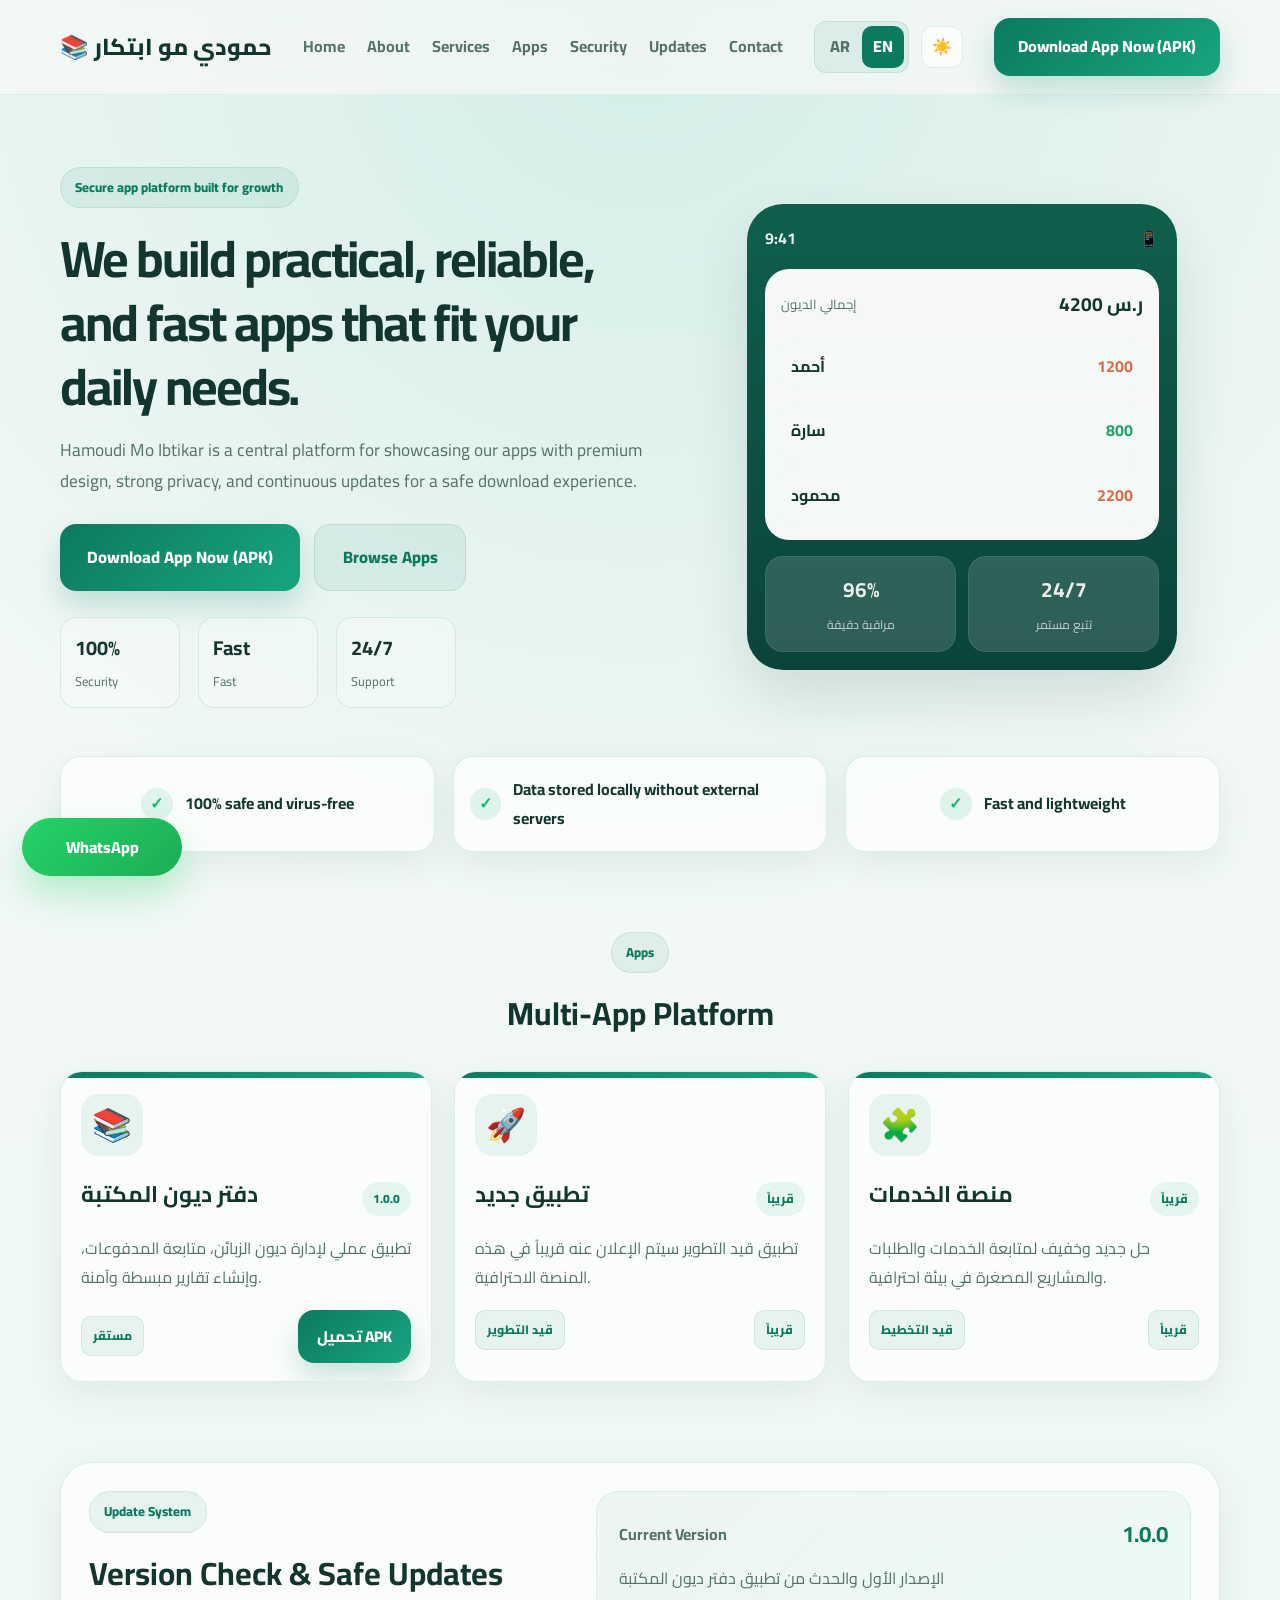
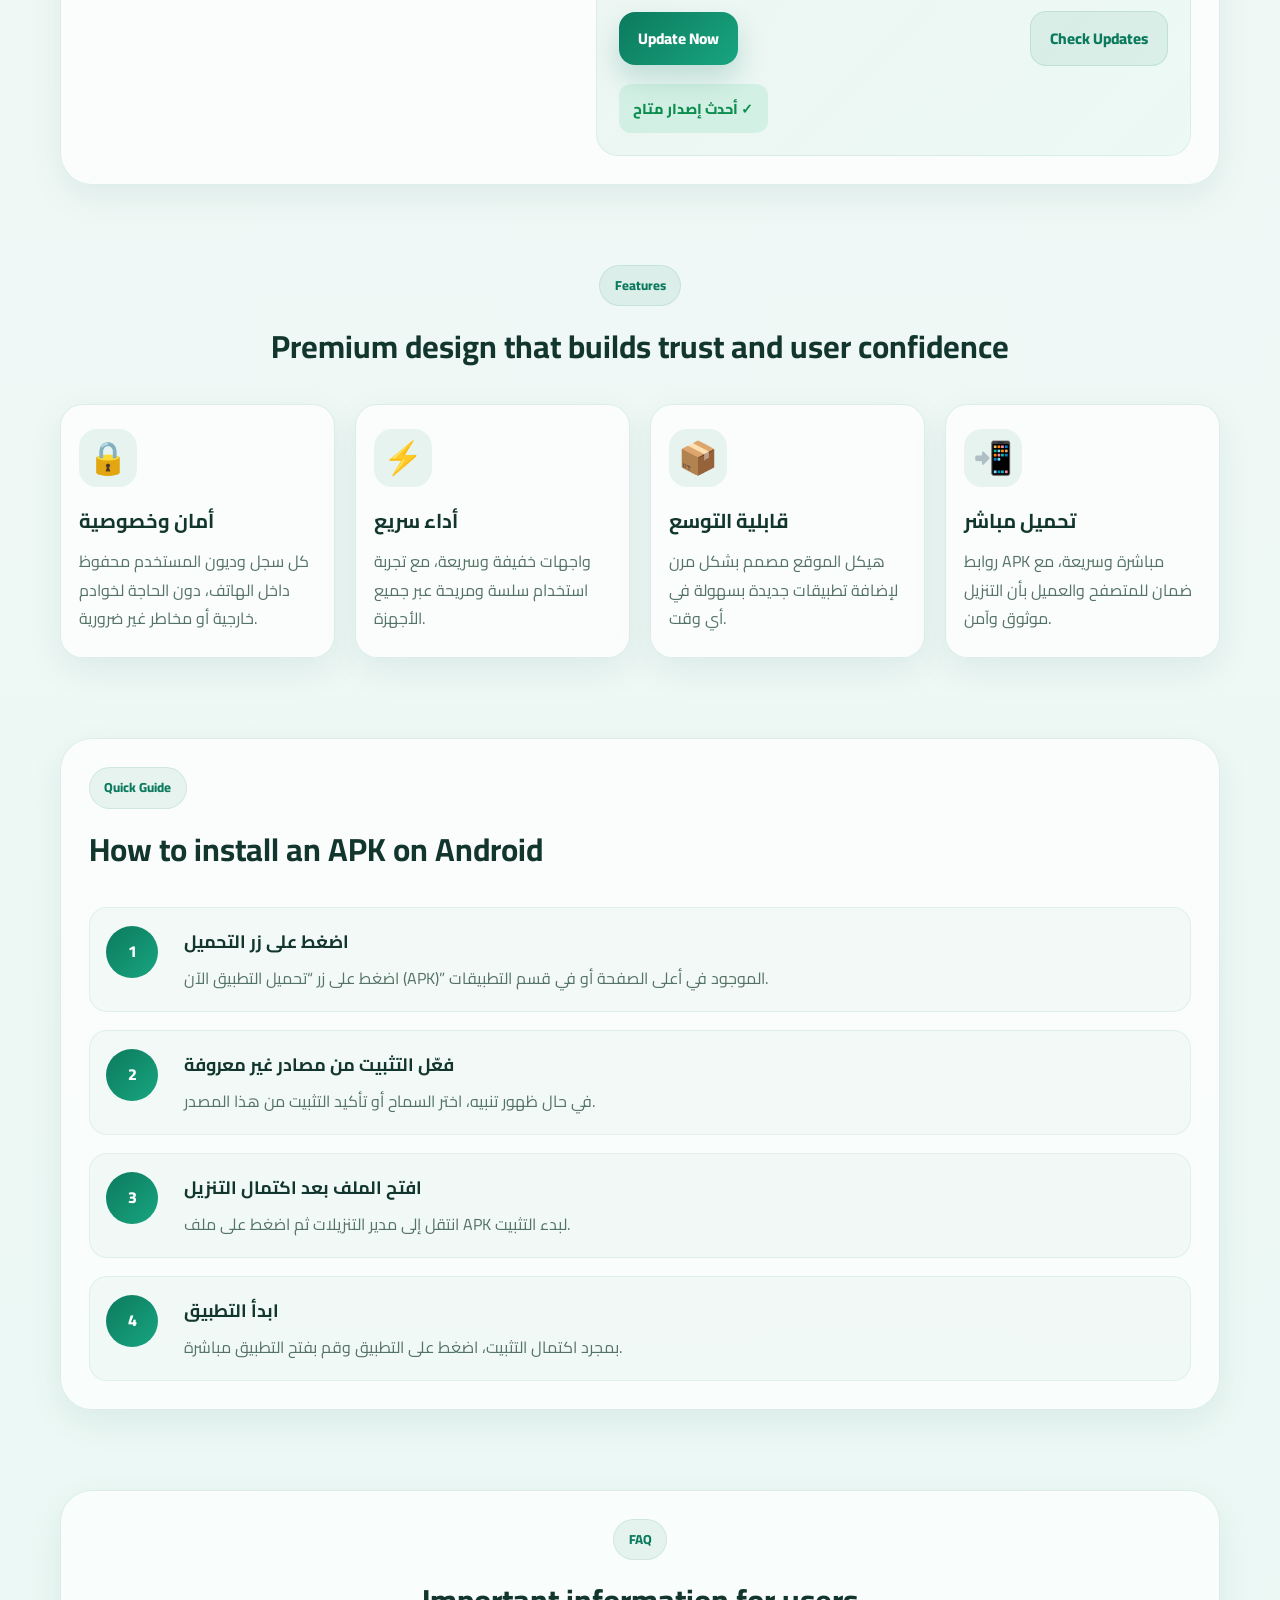
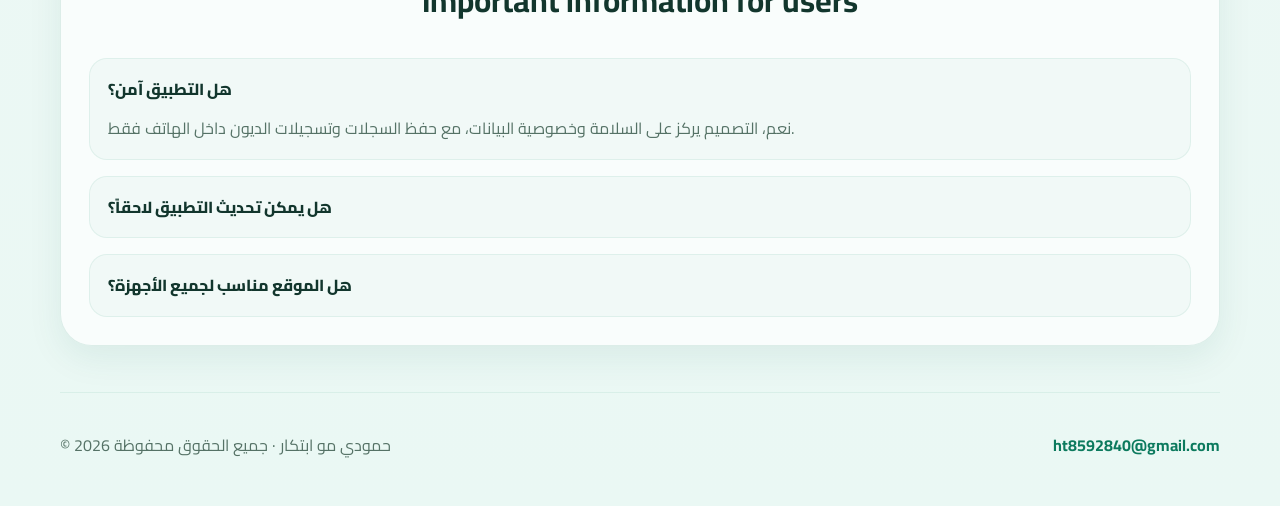
<file: index.html>
﻿<!DOCTYPE html>
<html lang="ar" dir="rtl">
  <head>
    <meta charset="UTF-8" />
    <meta name="viewport" content="width=device-width, initial-scale=1.0" />
    <title>حمودي مو ابتكار | منصة التطبيقات</title>
    <meta
      name="description"
      content="منصة حمودي مو ابتكار لعرض وتوزيع تطبيقات آمنة ومميزة، تبدأ بتطبيق دفتر ديون المكتبة مع دعم تحديثات مستقبلية وتحميل APK مباشر."
    />
    <meta name="theme-color" content="#0c7a5e" />
    <link rel="canonical" href="https://ht8592840-crypto.github.io/hamoudi-moe-library-debts/" />
    <link rel="preconnect" href="https://fonts.googleapis.com" />
    <link rel="preconnect" href="https://fonts.gstatic.com" crossorigin />
    <link href="https://fonts.googleapis.com/css2?family=Cairo:wght@400;500;600;700;800&display=swap" rel="stylesheet" />
    <link rel="stylesheet" href="style.css" />
  </head>
  <body>
    <div class="page-shell">
      <header class="topbar">
        <div class="container nav-wrap">
          <a href="#home" class="brand" aria-label="حمودي مو ابتكار">📚 حمودي مو ابتكار</a>
          <nav class="nav" aria-label="التنقل الرئيسي">
            <a href="index.html" data-i18n="nav_home">الرئيسية</a>
            <a href="about.html" data-i18n="nav_about">من نحن</a>
            <a href="services.html" data-i18n="nav_services">الخدمات</a>
            <a href="#apps" data-i18n="nav_apps">التطبيقات</a>
            <a href="#security" data-i18n="nav_security">الأمان</a>
            <a href="#updates" data-i18n="nav_updates">التحديثات</a>
            <a href="contact.html" data-i18n="nav_contact">تواصل</a>
          </nav>
          <div class="nav-actions">
            <div class="lang-switcher" aria-label="تبديل اللغة">
              <button class="lang-btn active" type="button" data-lang="ar">AR</button>
              <button class="lang-btn" type="button" data-lang="en">EN</button>
            </div>
            <button class="theme-toggle" type="button" aria-label="تبديل وضع اللون">
              <span class="theme-icon">☀️</span>
            </button>
          </div>
          <a
            class="button button-primary header-btn"
            href="https://ht8592840-crypto.github.io/hamoudi-moe-library-debts/app-release.apk"
            target="_blank"
            rel="noopener"
            data-i18n="download_now"
          >
            تحميل التطبيق الآن (APK)
          </a>
        </div>
      </header>

      <main id="home">
        <section class="hero">
          <div class="container hero-grid">
            <div class="hero-copy">
              <span class="pill" data-i18n="hero_badge">منصة تطبيقات آمنة ومهيأة للنجاح</span>
              <h1 data-i18n="hero_title">ننشئ تطبيقات عملية، موثوقة، وسريعة… وموجهة لتلبية احتياجاتك اليومية.</h1>
              <p data-i18n="hero_text">
                موقع حمودي مو ابتكار هو منصة مركزية لعرض تطبيقاتنا، مع تصميم فاخر، أمان عالي، وتحديثات مستمرة لضمان
                تجربة تحميل موثوقة وآمنة للمستخدمين.
              </p>

              <div class="cta-row">
                <a
                  class="button button-primary large"
                  href="https://ht8592840-crypto.github.io/hamoudi-moe-library-debts/app-release.apk"
                  target="_blank"
                  rel="noopener"
                  data-i18n="download_now"
                >
                  تحميل التطبيق الآن (APK)
                </a>
                <a class="button button-secondary large" href="#apps" data-i18n="browse_apps">استعراض التطبيقات</a>
              </div>

              <div class="hero-stats">
                <div><strong>100%</strong><span data-i18n="stat_security">أمان</span></div>
                <div><strong>Fast</strong><span data-i18n="stat_speed">أداء سريع</span></div>
                <div><strong>24/7</strong><span data-i18n="stat_support">دعم مستمر</span></div>
              </div>
            </div>

            <div class="hero-visual" aria-label="واجهة تطبيق دفتر ديون المكتبة">
              <div class="device-card">
                <div class="device-header">
                  <span>9:41</span>
                  <span>📱</span>
                </div>
                <div class="mini-app">
                  <div class="mini-head">
                    <span>إجمالي الديون</span>
                    <strong>4200 ر.س</strong>
                  </div>
                  <ul>
                    <li>
                      <span>أحمد</span>
                      <strong class="warn">1200</strong>
                    </li>
                    <li>
                      <span>سارة</span>
                      <strong class="ok">800</strong>
                    </li>
                    <li>
                      <span>محمود</span>
                      <strong class="warn">2200</strong>
                    </li>
                  </ul>
                </div>
                <div class="mini-metrics">
                  <div>
                    <strong>96%</strong>
                    <small>مراقبة دقيقة</small>
                  </div>
                  <div>
                    <strong>24/7</strong>
                    <small>تتبع مستمر</small>
                  </div>
                </div>
              </div>
            </div>
          </div>
        </section>

        <section class="trust-strip" id="security">
          <div class="container trust-row">
            <div class="trust-item"><span>✓</span><p data-i18n="trust_safe">آمن 100% وخالٍ من الفيروسات</p></div>
            <div class="trust-item"><span>✓</span><p data-i18n="trust_private">حفظ البيانات محلياً بدون خوادم خارجية</p></div>
            <div class="trust-item"><span>✓</span><p data-i18n="trust_fast">سريع وخفيف الأداء</p></div>
          </div>
        </section>

        <section class="apps-section" id="apps">
          <div class="container">
            <div class="section-heading">
              <span class="section-badge" data-i18n="apps_badge">التطبيقات</span>
              <h2 data-i18n="apps_title">منصة متعددة التطبيقات</h2>
            </div>

            <div class="app-grid" id="appGrid"></div>
          </div>
        </section>

        <section class="updates-section" id="updates">
          <div class="container update-panel">
            <div class="update-copy">
              <span class="section-badge" data-i18n="updates_badge">نظام التحديثات</span>
              <h2 data-i18n="updates_title">فحص الإصدار والتحديثات الآمنة</h2>
            </div>

            <div class="update-card">
              <div class="version-top">
                <span data-i18n="current_version">الإصدار الحالي</span>
                <strong id="versionName">1.0.0</strong>
              </div>
              <p id="releaseNotes">الإصدار الأول والحدث من تطبيق دفتر ديون المكتبة</p>
              <div class="update-actions">
                <a id="updateLink" class="button button-primary small" href="https://ht8592840-crypto.github.io/hamoudi-moe-library-debts/app-release.apk" target="_blank" rel="noopener" data-i18n="update_now">تحديث الآن</a>
                <button id="checkUpdateBtn" class="button button-secondary small" type="button" data-i18n="check_updates">فحص التحديثات</button>
              </div>
              <div id="updateStatus" class="status status-default" data-i18n="checking_updates">جاري فحص التحديثات...</div>
            </div>
          </div>
        </section>

        <section class="features-section">
          <div class="container">
            <div class="section-heading">
              <span class="section-badge" data-i18n="features_badge">الميزات</span>
              <h2 data-i18n="features_title">تصميم متميز يخدم تجربة المستخدم وتحقيق الثقة</h2>
            </div>

            <div class="feature-grid">
              <article class="feature-card">
                <div class="feature-icon">🔒</div>
                <h3>أمان وخصوصية</h3>
                <p>كل سجل وديون المستخدم محفوظ داخل الهاتف، دون الحاجة لخوادم خارجية أو مخاطر غير ضرورية.</p>
              </article>
              <article class="feature-card">
                <div class="feature-icon">⚡</div>
                <h3>أداء سريع</h3>
                <p>واجهات خفيفة وسريعة، مع تجربة استخدام سلسة ومريحة عبر جميع الأجهزة.</p>
              </article>
              <article class="feature-card">
                <div class="feature-icon">📦</div>
                <h3>قابلية التوسع</h3>
                <p>هيكل الموقع مصمم بشكل مرن لإضافة تطبيقات جديدة بسهولة في أي وقت.</p>
              </article>
              <article class="feature-card">
                <div class="feature-icon">📲</div>
                <h3>تحميل مباشر</h3>
                <p>روابط APK مباشرة وسريعة، مع ضمان للمتصفح والعميل بأن التنزيل موثوق وآمن.</p>
              </article>
            </div>
          </div>
        </section>

        <section class="install-section" id="install">
          <div class="container install-box">
            <div class="section-heading text-start">
              <span class="section-badge" data-i18n="install_badge">دليل سريع</span>
              <h2 data-i18n="install_title">طريقة تثبيت تطبيق APK على هاتف الأندرويد</h2>
            </div>

            <ol class="steps">
              <li>
                <span>1</span>
                <div>
                  <h3>اضغط على زر التحميل</h3>
                  <p>اضغط على زر “تحميل التطبيق الآن (APK)” الموجود في أعلى الصفحة أو في قسم التطبيقات.</p>
                </div>
              </li>
              <li>
                <span>2</span>
                <div>
                  <h3>فعّل التثبيت من مصادر غير معروفة</h3>
                  <p>في حال ظهور تنبيه، اختر السماح أو تأكيد التثبيت من هذا المصدر.</p>
                </div>
              </li>
              <li>
                <span>3</span>
                <div>
                  <h3>افتح الملف بعد اكتمال التنزيل</h3>
                  <p>انتقل إلى مدير التنزيلات ثم اضغط على ملف APK لبدء التثبيت.</p>
                </div>
              </li>
              <li>
                <span>4</span>
                <div>
                  <h3>ابدأ التطبيق</h3>
                  <p>بمجرد اكتمال التثبيت، اضغط على التطبيق وقم بفتح التطبيق مباشرة.</p>
                </div>
              </li>
            </ol>
          </div>
        </section>

        <section class="faq-section" id="faq">
          <div class="container faq-box">
            <div class="section-heading">
              <span class="section-badge" data-i18n="faq_badge">الأسئلة الشائعة</span>
              <h2 data-i18n="faq_title">معلومات مهمة للمستخدمين</h2>
            </div>

            <div class="faq-list">
              <details open>
                <summary>هل التطبيق آمن؟</summary>
                <p>نعم، التصميم يركز على السلامة وخصوصية البيانات، مع حفظ السجلات وتسجيلات الديون داخل الهاتف فقط.</p>
              </details>
              <details>
                <summary>هل يمكن تحديث التطبيق لاحقاً؟</summary>
                <p>نعم، الموقع يدعم نظام فحص التحديثات عبر ملف version.json، ويمكن ربط التطبيق لاحقاً بتنبيه تحديث مباشر.</p>
              </details>
              <details>
                <summary>هل الموقع مناسب لجميع الأجهزة؟</summary>
                <p>نعم، الموقع متجاوب بالكامل مع الهواتف واللوحي وأجهزة الكمبيوتر.</p>
              </details>
            </div>
          </div>
        </section>
      </main>

      <footer class="site-footer">
        <div class="container footer-wrap">
          <p>© <span id="year"></span> حمودي مو ابتكار · جميع الحقوق محفوظة</p>
          <a href="mailto:ht8592840@gmail.com">ht8592840@gmail.com</a>
        </div>
      </footer>
    </div>

    <a
      class="whatsapp-float"
      href="https://wa.me/256749961480?text=%D9%85%D8%B3%D9%84%D8%A7%D9%85%20%D8%B9%D9%84%D9%8A%D9%83%D9%85%D9%8A%20%D8%A3%D8%B1%D9%8A%D8%AF%20%D9%85%D9%84%D8%AF%D8%B9%D9%85%20%D9%88%D8%A7%D9%84%D8%86%D8%A7%D9%84%D8%A7%D8%AA%20%D8%A7%D9%84%D8%AA%D9%82%D8%8A%20%D9%88%D8%A7%D9%84%D8%8C%D8%81%D9%80%D9%8A%D9%85%20%D9%81%D9%84%D8%85%20%D8%A7%D9%84%D9%85%D9%87%20%D8%A5%D8%B3%D8%AA%D9%81%D8%A7%D8%82%D8%A7%D8%95%D9%8A%20%D8%A7%D9%84%D8%AA%D9%82%D8%A7%D9%82%20%D9%88%D8%A7%D9%84%D8%AF%D8%B9%D9%85%D8%8C%D9%84%20%D8%8A%D9%84%D8%AA%D9%82%D9%8A%20%D8%A7%D9%84%D8%84%D8%B1%D9%89%20%D8%A7%D9%84%D9%86%D8%A7%D8%B1%D8%AF%20%D9%88%D9%84%D8%84%D8%B4%D9%83%D8%8A%D8%8C%20%D9%88%D8%A7%D9%84%D8%8A%D8%8E%D8%89%D8%A9%20%D8%A7%D9%84%D8%95%D8%A7%D8%B1%D8%AA%D8%A9."
      target="_blank"
      rel="noopener"
      aria-label="تواصل عبر واتساب"
    >
      WhatsApp
    </a>

    <script src="script.js"></script>
  </body>
</html>
</file>
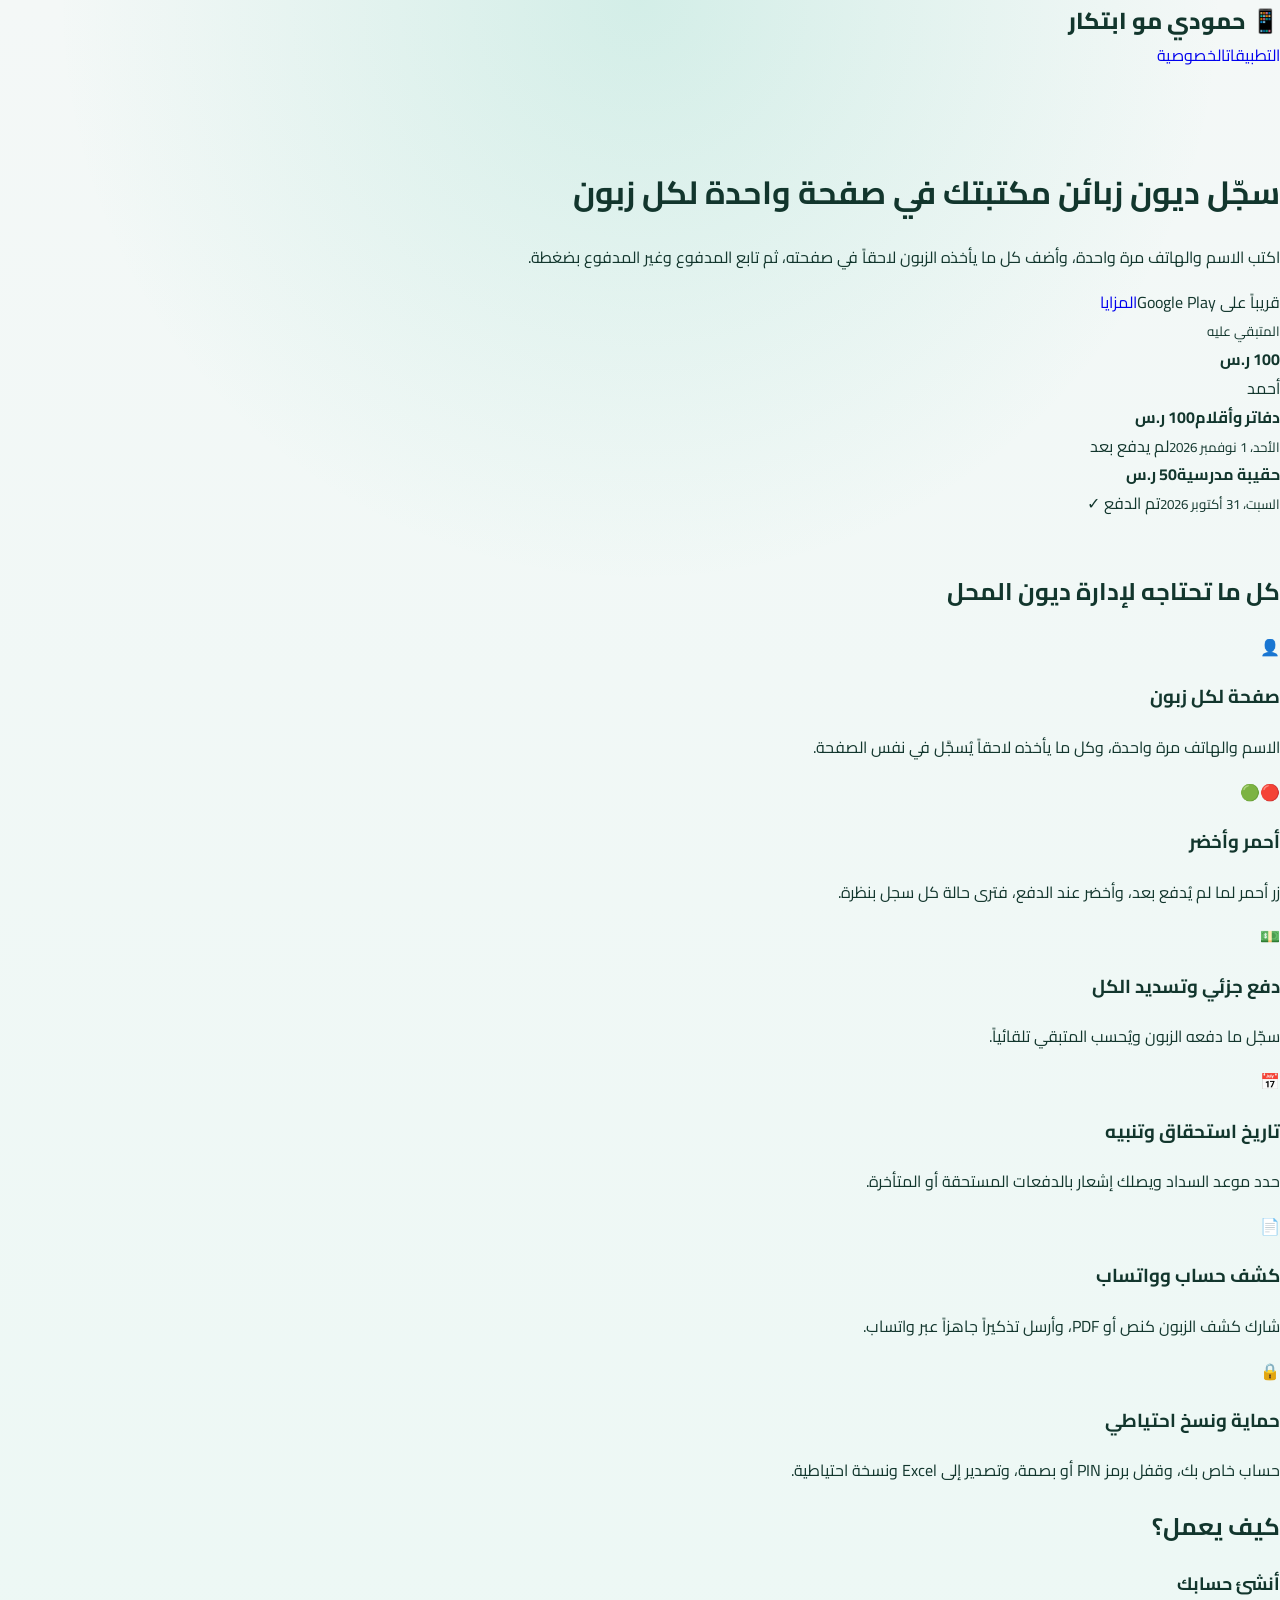
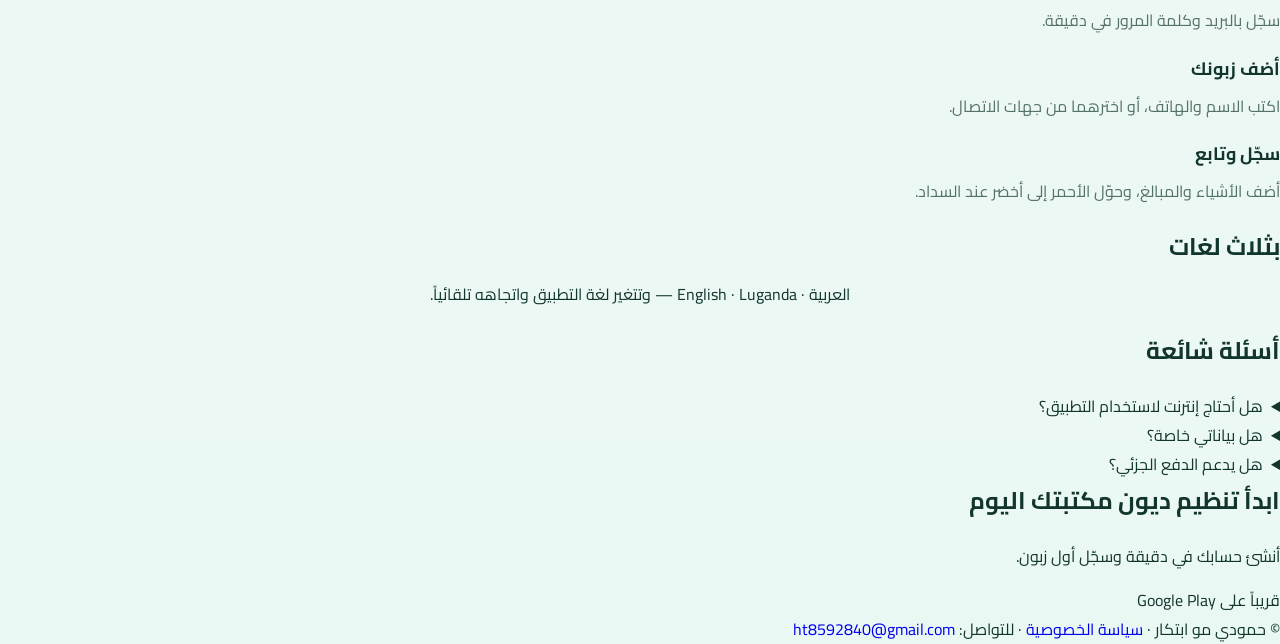
<file: apps/library-debts/index.html>
<!DOCTYPE html>
<html lang="ar" dir="rtl">
<head>
<meta charset="utf-8">
<meta name="viewport" content="width=device-width, initial-scale=1, viewport-fit=cover">
<title>دفتر ديون المكتبة | حمودي مو ابتكار</title>
<meta name="description" content="تطبيق دفتر ديون المكتبة من حمودي مو ابتكار: صفحة واحدة لكل زبون، زر أحمر وأخضر للمدفوع وغير المدفوع، دفع جزئي، تاريخ استحقاق، كشف حساب وتذكير واتساب. بالعربية والإنجليزية واللوغندية.">
<meta name="keywords" content="دفتر ديون, تطبيق ديون, ديون المكتبة, تسجيل ديون الزبائن, دفتر الديون للمحلات, حمودي مو ابتكار">
<link rel="canonical" href="https://ht8592840-crypto.github.io/hamoudi-moe-library-debts/apps/library-debts/">
<meta property="og:type" content="website">
<meta property="og:title" content="دفتر ديون المكتبة | حمودي مو ابتكار">
<meta property="og:description" content="سجّل ديون زبائن مكتبتك ومدفوعاتهم في تطبيق واحد بسيط من حمودي مو ابتكار.">
<meta property="og:url" content="https://ht8592840-crypto.github.io/hamoudi-moe-library-debts/apps/library-debts/">
<meta property="og:locale" content="ar_AR">
<link rel="icon" href="data:image/svg+xml,%3Csvg xmlns='http://www.w3.org/2000/svg' viewBox='0 0 100 100'%3E%3Ctext y='.9em' font-size='90'%3E📚%3C/text%3E%3C/svg%3E">
<link rel="preconnect" href="https://fonts.googleapis.com"><link rel="preconnect" href="https://fonts.gstatic.com" crossorigin>
<link href="https://fonts.googleapis.com/css2?family=Cairo:wght@400;700;800&display=swap" rel="stylesheet">
<link rel="stylesheet" href="../../style.css">
<script type="application/ld+json">{"@context":"https://schema.org","@type":"SoftwareApplication","name":"دفتر ديون المكتبة","operatingSystem":"Android","applicationCategory":"BusinessApplication","description":"تطبيق لتسجيل ديون زبائن المكتبات والمحلات ومتابعة المدفوع وغير المدفوع.","inLanguage":["ar","en","lg"],"url":"https://ht8592840-crypto.github.io/hamoudi-moe-library-debts/apps/library-debts/"}</script>
<script type="application/ld+json">{"@context":"https://schema.org","@type":"FAQPage","mainEntity":[
{"@type":"Question","name":"هل أحتاج إنترنت لاستخدام التطبيق؟","acceptedAnswer":{"@type":"Answer","text":"تُحفظ بياناتك في حسابك وتتزامن عند توفر الإنترنت، ويمكنك التسجيل مؤقتاً دون اتصال ثم تُرفع البيانات تلقائياً."}},
{"@type":"Question","name":"هل بياناتي خاصة؟","acceptedAnswer":{"@type":"Answer","text":"نعم، لكل مستخدم حسابه ولا يصل أحد إلى بياناته غيره، ويمكن إضافة قفل برمز PIN أو بصمة."}},
{"@type":"Question","name":"هل يدعم الدفع الجزئي؟","acceptedAnswer":{"@type":"Answer","text":"نعم، يمكن تسجيل دفعة جزئية لأي سجل ويُحسب المتبقي تلقائياً."}}]}</script>
</head>
<body>
<header><div class="w"><a class="brand" href="../../">📱 حمودي مو ابتكار</a><nav><a href="../../#apps">التطبيقات</a><a href="../../privacy.html">الخصوصية</a></nav></div></header>
<main>
<div class="w hero two">
  <div>
    <h1>سجّل ديون زبائن مكتبتك في صفحة واحدة لكل زبون</h1>
    <p>اكتب الاسم والهاتف مرة واحدة، وأضف كل ما يأخذه الزبون لاحقاً في صفحته، ثم تابع المدفوع وغير المدفوع بضغطة.</p>
    <!-- عند نشر التطبيق: غيّر السطر التالي إلى <a class="btn" href="رابط-Google-Play">حمّل من Google Play</a> -->
    <span class="btn off">قريباً على Google Play</span><a class="btn g" href="#features">المزايا</a>
  </div>
  <div class="mock" aria-label="مثال على صفحة زبون في التطبيق">
    <div class="top"><div><small>المتبقي عليه</small><br><b>100 ر.س</b></div><div>أحمد</div></div>
    <div class="it"><div class="r1"><b>دفاتر وأقلام</b><b style="color:var(--bad)">100 ر.س</b></div><small>الأحد، 1 نوفمبر 2026</small><span class="st bad">لم يدفع بعد</span></div>
    <div class="it"><div class="r1"><b>حقيبة مدرسية</b><b style="color:var(--ok)">50 ر.س</b></div><small>السبت، 31 أكتوبر 2026</small><span class="st ok">تم الدفع ✓</span></div>
  </div>
</div>

<section id="features"><div class="w">
<h2>كل ما تحتاجه لإدارة ديون المحل</h2>
<div class="grid">
<div class="card"><div class="ic">👤</div><h3>صفحة لكل زبون</h3><p>الاسم والهاتف مرة واحدة، وكل ما يأخذه لاحقاً يُسجَّل في نفس الصفحة.</p></div>
<div class="card"><div class="ic">🔴🟢</div><h3>أحمر وأخضر</h3><p>زر أحمر لما لم يُدفع بعد، وأخضر عند الدفع، فترى حالة كل سجل بنظرة.</p></div>
<div class="card"><div class="ic">💵</div><h3>دفع جزئي وتسديد الكل</h3><p>سجّل ما دفعه الزبون ويُحسب المتبقي تلقائياً.</p></div>
<div class="card"><div class="ic">📅</div><h3>تاريخ استحقاق وتنبيه</h3><p>حدد موعد السداد ويصلك إشعار بالدفعات المستحقة أو المتأخرة.</p></div>
<div class="card"><div class="ic">📄</div><h3>كشف حساب وواتساب</h3><p>شارك كشف الزبون كنص أو PDF، وأرسل تذكيراً جاهزاً عبر واتساب.</p></div>
<div class="card"><div class="ic">🔒</div><h3>حماية ونسخ احتياطي</h3><p>حساب خاص بك، وقفل برمز PIN أو بصمة، وتصدير إلى Excel ونسخة احتياطية.</p></div>
</div></div></section>

<section><div class="w"><h2>كيف يعمل؟</h2>
<div class="grid steps">
<div class="card"><h3>أنشئ حسابك</h3><p>سجّل بالبريد وكلمة المرور في دقيقة.</p></div>
<div class="card"><h3>أضف زبونك</h3><p>اكتب الاسم والهاتف، أو اخترهما من جهات الاتصال.</p></div>
<div class="card"><h3>سجّل وتابع</h3><p>أضف الأشياء والمبالغ، وحوّل الأحمر إلى أخضر عند السداد.</p></div>
</div></div></section>

<section><div class="w"><h2>بثلاث لغات</h2>
<p style="text-align:center;color:var(--mut);margin-top:-8px">العربية · English · Luganda — وتتغير لغة التطبيق واتجاهه تلقائياً.</p></div></section>

<!-- لقطات الشاشة: بعد أخذ لقطات من التطبيق (بدون أسماء أو أرقام حقيقية) ضعها في مجلد screens وفعّل هذا القسم
<section><div class="w"><h2>لقطات من التطبيق</h2><div class="grid">
<img src="screens/1.png" alt="قائمة الزبائن" style="width:100%;border-radius:16px">
<img src="screens/2.png" alt="صفحة الزبون" style="width:100%;border-radius:16px">
</div></div></section>
-->

<section><div class="w"><h2>أسئلة شائعة</h2>
<details><summary>هل أحتاج إنترنت لاستخدام التطبيق؟</summary><p>تُحفظ بياناتك في حسابك وتتزامن عند توفر الإنترنت، ويمكنك التسجيل مؤقتاً دون اتصال ثم تُرفع البيانات تلقائياً.</p></details>
<details><summary>هل بياناتي خاصة؟</summary><p>نعم، لكل مستخدم حسابه ولا يصل أحد إلى بياناته غيره، ويمكن إضافة قفل برمز PIN أو بصمة. التفاصيل في <a href="../../privacy.html">سياسة الخصوصية</a>.</p></details>
<details><summary>هل يدعم الدفع الجزئي؟</summary><p>نعم، سجّل أي دفعة جزئية وسيُحسب المتبقي تلقائياً.</p></details>
</div></section>

<section><div class="w"><div class="cta"><h2 style="margin-top:0">ابدأ تنظيم ديون مكتبتك اليوم</h2><p>أنشئ حسابك في دقيقة وسجّل أول زبون.</p><span class="btn off">قريباً على Google Play</span></div></div></section>
</main>
<footer><div class="w">© حمودي مو ابتكار · <a href="../../privacy.html">سياسة الخصوصية</a> · للتواصل: <a href="mailto:ht8592840@gmail.com">ht8592840@gmail.com</a></div></footer>
</body>
</html>
</file>
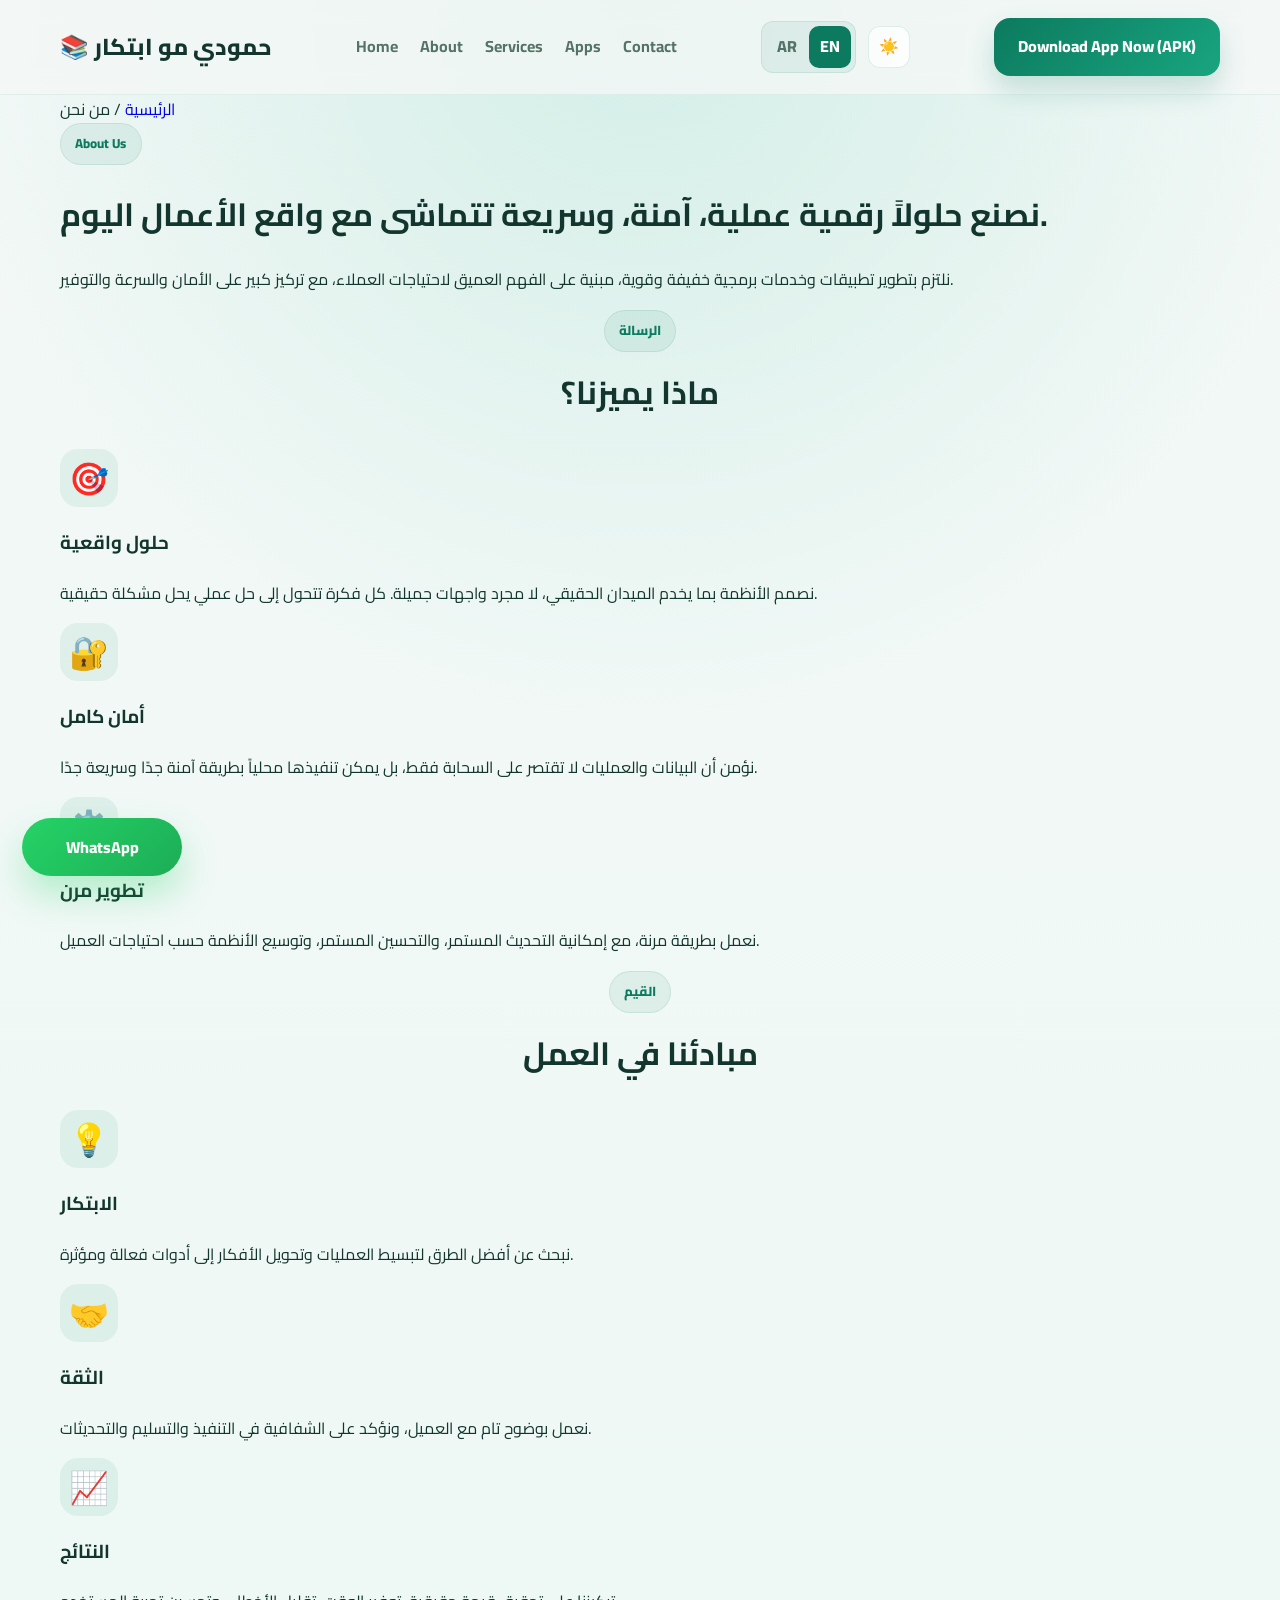
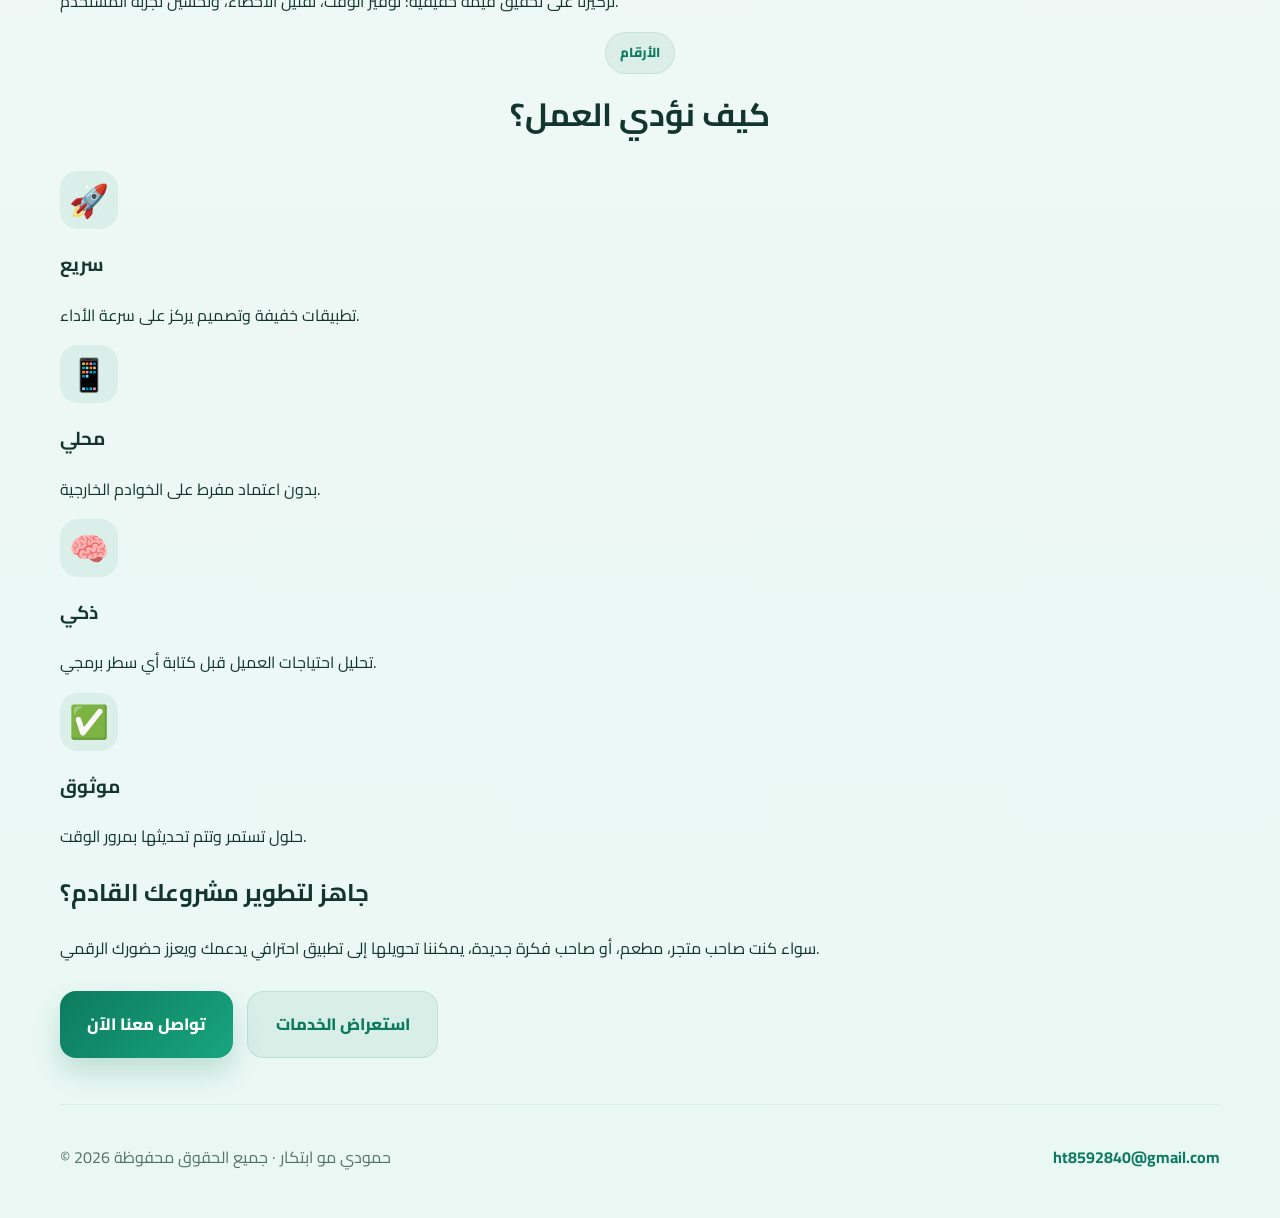
<file: about.html>
<!DOCTYPE html>
<html lang="ar" dir="rtl">
  <head>
    <meta charset="UTF-8" />
    <meta name="viewport" content="width=device-width, initial-scale=1.0" />
    <title>من نحن | حمودي مو ابتكار</title>
    <meta
      name="description"
      content="تعرف على حمودي مو ابتكار، منصة احترافية لتطوير التطبيقات والخدمات الرقمية محلياً وبأسلوب سريع وآمن."
    />
    <meta name="theme-color" content="#0c7a5e" />
    <link rel="preconnect" href="https://fonts.googleapis.com" />
    <link rel="preconnect" href="https://fonts.gstatic.com" crossorigin />
    <link href="https://fonts.googleapis.com/css2?family=Cairo:wght@400;500;600;700;800&display=swap" rel="stylesheet" />
    <link rel="stylesheet" href="style.css" />
  </head>
  <body>
    <div class="page-shell">
      <header class="topbar">
        <div class="container nav-wrap">
          <a href="index.html" class="brand" aria-label="حمودي مو ابتكار">📚 حمودي مو ابتكار</a>
          <nav class="nav" aria-label="التنقل الرئيسي">
            <a href="index.html" data-i18n="nav_home">الرئيسية</a>
            <a href="about.html" data-i18n="nav_about">من نحن</a>
            <a href="services.html" data-i18n="nav_services">الخدمات</a>
            <a href="index.html#apps" data-i18n="nav_apps">التطبيقات</a>
            <a href="contact.html" data-i18n="nav_contact">تواصل</a>
          </nav>
          <div class="nav-actions">
            <div class="lang-switcher" aria-label="تبديل اللغة">
              <button class="lang-btn active" type="button" data-lang="ar">AR</button>
              <button class="lang-btn" type="button" data-lang="en">EN</button>
            </div>
            <button class="theme-toggle" type="button" aria-label="تبديل وضع اللون">
              <span class="theme-icon">☀️</span>
            </button>
          </div>
          <a class="button button-primary header-btn" href="https://ht8592840-crypto.github.io/hamoudi-moe-library-debts/app-release.apk" target="_blank" rel="noopener" data-i18n="download_now">تحميل التطبيق الآن (APK)</a>
        </div>
      </header>

      <main class="page-hero">
        <div class="container">
          <div class="page-breadcrumb">
            <a href="index.html">الرئيسية</a>
            <span> / </span>
            <span>من نحن</span>
          </div>

          <div class="page-banner">
            <span class="pill" data-i18n="about_title">من نحن</span>
            <h1>نصنع حلولاً رقمية عملية، آمنة، وسريعة تتماشى مع واقع الأعمال اليوم.</h1>
            <p>نلتزم بتطوير تطبيقات وخدمات برمجية خفيفة وقوية، مبنية على الفهم العميق لاحتياجات العملاء، مع تركيز كبير على الأمان والسرعة والتوفير.</p>
          </div>
        </div>
      </main>

      <section class="content-panel">
        <div class="container">
          <div class="section-heading">
            <span class="section-badge">الرسالة</span>
            <h2>ماذا يميزنا؟</h2>
          </div>

          <div class="info-grid">
            <article class="info-card">
              <div class="feature-icon">🎯</div>
              <h3>حلول واقعية</h3>
              <p>نصمم الأنظمة بما يخدم الميدان الحقيقي، لا مجرد واجهات جميلة. كل فكرة تتحول إلى حل عملي يحل مشكلة حقيقية.</p>
            </article>
            <article class="info-card">
              <div class="feature-icon">🔐</div>
              <h3>أمان كامل</h3>
              <p>نؤمن أن البيانات والعمليات لا تقتصر على السحابة فقط، بل يمكن تنفيذها محلياً بطريقة آمنة جدًا وسريعة جدًا.</p>
            </article>
            <article class="info-card">
              <div class="feature-icon">⚙️</div>
              <h3>تطوير مرن</h3>
              <p>نعمل بطريقة مرنة، مع إمكانية التحديث المستمر، والتحسين المستمر، وتوسيع الأنظمة حسب احتياجات العميل.</p>
            </article>
          </div>
        </div>
      </section>

      <section class="content-panel">
        <div class="container">
          <div class="section-heading">
            <span class="section-badge">القيم</span>
            <h2>مبادئنا في العمل</h2>
          </div>

          <div class="value-grid">
            <article class="value-card">
              <div class="feature-icon">💡</div>
              <h3>الابتكار</h3>
              <p>نبحث عن أفضل الطرق لتبسيط العمليات وتحويل الأفكار إلى أدوات فعالة ومؤثرة.</p>
            </article>
            <article class="value-card">
              <div class="feature-icon">🤝</div>
              <h3>الثقة</h3>
              <p>نعمل بوضوح تام مع العميل، ونؤكد على الشفافية في التنفيذ والتسليم والتحديثات.</p>
            </article>
            <article class="value-card">
              <div class="feature-icon">📈</div>
              <h3>النتائج</h3>
              <p>تركيزنا على تحقيق قيمة حقيقية: توفير الوقت، تقليل الأخطاء، وتحسين تجربة المستخدم.</p>
            </article>
          </div>
        </div>
      </section>

      <section class="content-panel">
        <div class="container">
          <div class="section-heading">
            <span class="section-badge">الأرقام</span>
            <h2>كيف نؤدي العمل؟</h2>
          </div>

          <div class="metric-grid">
            <article class="metric-card">
              <div class="feature-icon">🚀</div>
              <h3>سريع</h3>
              <p>تطبيقات خفيفة وتصميم يركز على سرعة الأداء.</p>
            </article>
            <article class="metric-card">
              <div class="feature-icon">📱</div>
              <h3>محلي</h3>
              <p>بدون اعتماد مفرط على الخوادم الخارجية.</p>
            </article>
            <article class="metric-card">
              <div class="feature-icon">🧠</div>
              <h3>ذكي</h3>
              <p>تحليل احتياجات العميل قبل كتابة أي سطر برمجي.</p>
            </article>
            <article class="metric-card">
              <div class="feature-icon">✅</div>
              <h3>موثوق</h3>
              <p>حلول تستمر وتتم تحديثها بمرور الوقت.</p>
            </article>
          </div>
        </div>
      </section>

      <div class="container page-cta">
        <h2>جاهز لتطوير مشروعك القادم؟</h2>
        <p>سواء كنت صاحب متجر، مطعم، أو صاحب فكرة جديدة، يمكننا تحويلها إلى تطبيق احترافي يدعمك ويعزز حضورك الرقمي.</p>
        <div class="cta-row">
          <a class="button button-primary large" href="contact.html">تواصل معنا الآن</a>
          <a class="button button-secondary large" href="services.html">استعراض الخدمات</a>
        </div>
      </div>

      <footer class="site-footer">
        <div class="container footer-wrap">
          <p>© <span id="year"></span> حمودي مو ابتكار · جميع الحقوق محفوظة</p>
          <a href="mailto:ht8592840@gmail.com">ht8592840@gmail.com</a>
        </div>
      </footer>
    </div>

    <a class="whatsapp-float" href="https://wa.me/256749961480?text=%D8%A7%D8%B3%D9%84%D9%85%20%D8%B9%D9%84%D9%8A%D9%83%D9%85%D9%8A%20%D8%A3%D8%B1%D9%8A%D8%AF%20%D8%A7%D9%84%D8%AF%D8%B9%D9%87%20%D9%88%D8%A7%D9%84%D8%82%D8%A7%D8%8A%D8%A7%D8%AA%20%D8%A7%D9%84%D9%82%D8%A1%D9%84%D8%A9%20%D9%88%D8%A7%D9%84%D8%AD%D9%84%D9%88%D9%84%D9%8A%D8%A9%20%D8%A7%D9%84%D8%AA%D9%82%D9%8A%20%D8%A7%D9%84%D8%A3%D9%82%D9%82%D9%8A%D9%87%20%D9%84%D8%B1%D9%8A%D8%AF%20%D8%A7%D9%84%D8%85%D8%85%20%D8%B9%D9%84%D9%8A%20%D8%A7%D9%84%D8%88%D8%B9%D9%84%20%D9%88%D8%A7%D9%84%D8%AA%D9%88%D8%A7%D8%B5%D9%84%20%D8%A7%D9%84%D8%A5%D8%AD%D8%AA%D9%8A%D8%A7%D8%98%D9%8A%20%D8%A9." target="_blank" rel="noopener" aria-label="تواصل عبر واتساب">WhatsApp</a>

    <script src="script.js"></script>
  </body>
</html>
</file>
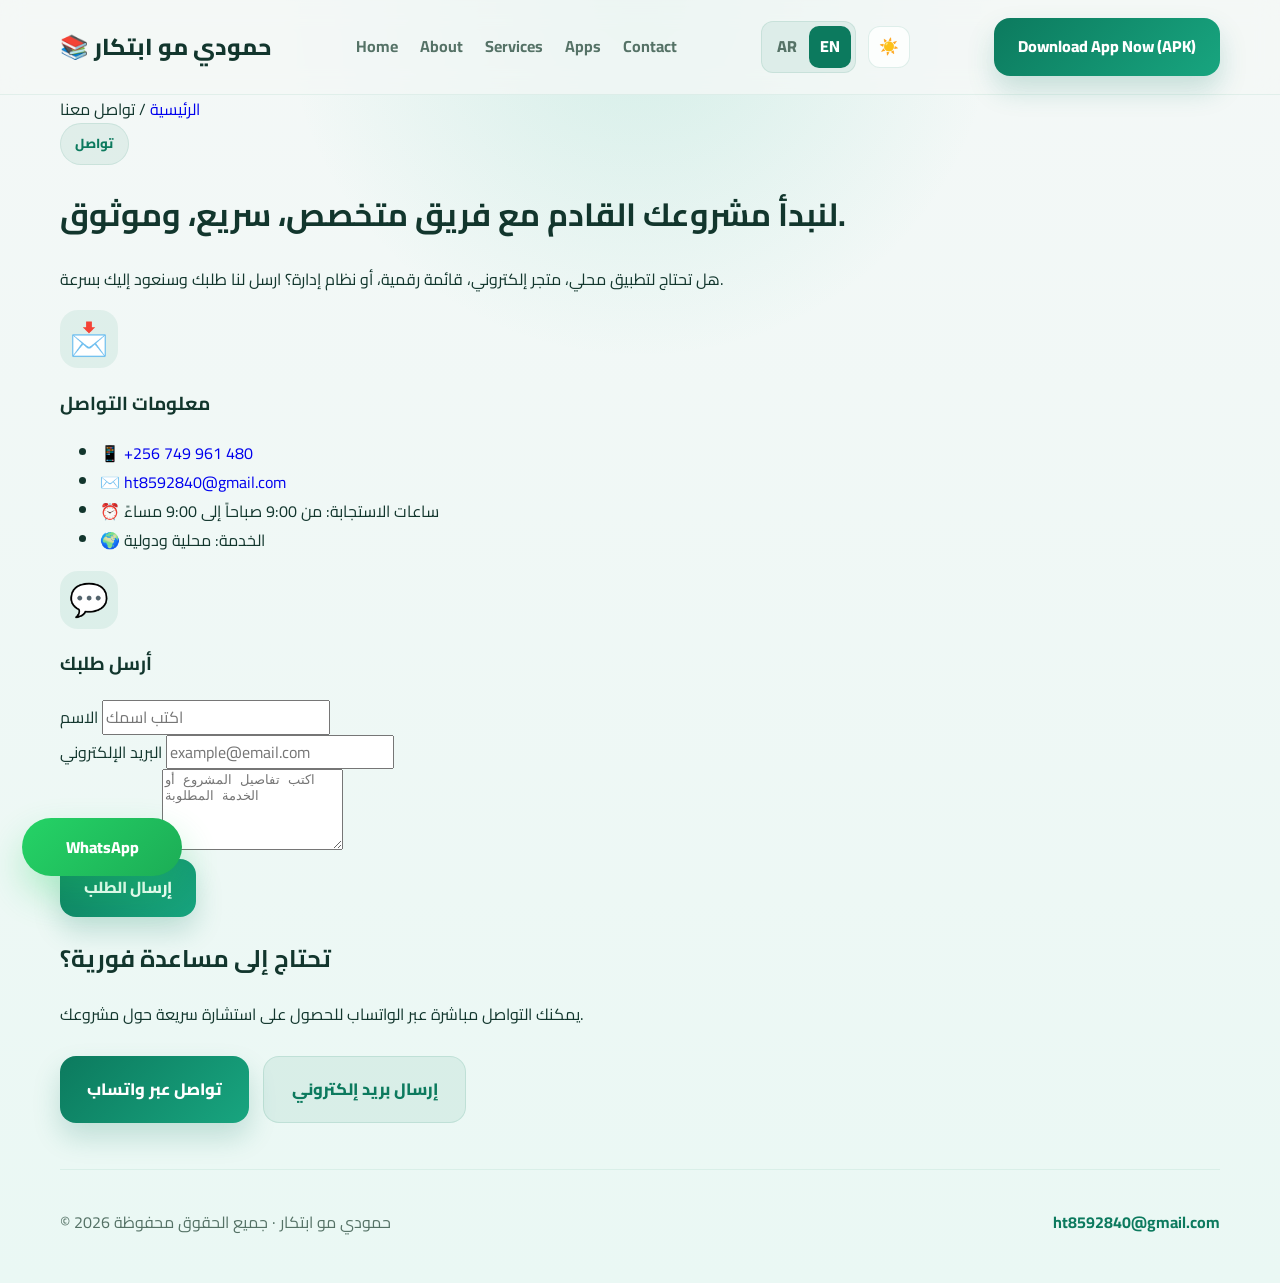
<file: contact.html>
<!DOCTYPE html>
<html lang="ar" dir="rtl">
  <head>
    <meta charset="UTF-8" />
    <meta name="viewport" content="width=device-width, initial-scale=1.0" />
    <title>تواصل معنا | حمودي مو ابتكار</title>
    <meta
      name="description"
      content="تواصل مع حمودي مو ابتكار لطلب موقع، تطبيق، أو خدمة برمجية مخصصة."
    />
    <meta name="theme-color" content="#0c7a5e" />
    <link rel="preconnect" href="https://fonts.googleapis.com" />
    <link rel="preconnect" href="https://fonts.gstatic.com" crossorigin />
    <link href="https://fonts.googleapis.com/css2?family=Cairo:wght@400;500;600;700;800&display=swap" rel="stylesheet" />
    <link rel="stylesheet" href="style.css" />
  </head>
  <body>
    <div class="page-shell">
      <header class="topbar">
        <div class="container nav-wrap">
          <a href="index.html" class="brand" aria-label="حمودي مو ابتكار">📚 حمودي مو ابتكار</a>
          <nav class="nav" aria-label="التنقل الرئيسي">
            <a href="index.html" data-i18n="nav_home">الرئيسية</a>
            <a href="about.html" data-i18n="nav_about">من نحن</a>
            <a href="services.html" data-i18n="nav_services">الخدمات</a>
            <a href="index.html#apps" data-i18n="nav_apps">التطبيقات</a>
            <a href="contact.html" data-i18n="nav_contact">تواصل</a>
          </nav>
          <div class="nav-actions">
            <div class="lang-switcher" aria-label="تبديل اللغة">
              <button class="lang-btn active" type="button" data-lang="ar">AR</button>
              <button class="lang-btn" type="button" data-lang="en">EN</button>
            </div>
            <button class="theme-toggle" type="button" aria-label="تبديل وضع اللون">
              <span class="theme-icon">☀️</span>
            </button>
          </div>
          <a class="button button-primary header-btn" href="https://ht8592840-crypto.github.io/hamoudi-moe-library-debts/app-release.apk" target="_blank" rel="noopener" data-i18n="download_now">تحميل التطبيق الآن (APK)</a>
        </div>
      </header>

      <main class="page-hero">
        <div class="container">
          <div class="page-breadcrumb">
            <a href="index.html">الرئيسية</a>
            <span> / </span>
            <span>تواصل معنا</span>
          </div>

          <div class="page-banner">
            <span class="pill">تواصل</span>
            <h1>لنبدأ مشروعك القادم مع فريق متخصص، سريع، وموثوق.</h1>
            <p>هل تحتاج لتطبيق محلي، متجر إلكتروني، قائمة رقمية، أو نظام إدارة؟ ارسل لنا طلبك وسنعود إليك بسرعة.</p>
          </div>
        </div>
      </main>

      <section class="content-panel">
        <div class="container contact-grid">
          <article class="contact-card">
            <div class="feature-icon">📩</div>
            <h3>معلومات التواصل</h3>
            <ul class="contact-list">
              <li>📱 <a href="https://wa.me/256749961480" target="_blank" rel="noopener">+256 749 961 480</a></li>
              <li>✉️ <a href="mailto:ht8592840@gmail.com">ht8592840@gmail.com</a></li>
              <li>⏰ ساعات الاستجابة: من 9:00 صباحاً إلى 9:00 مساءً</li>
              <li>🌍 الخدمة: محلية ودولية</li>
            </ul>
          </article>

          <article class="contact-card">
            <div class="feature-icon">💬</div>
            <h3>أرسل طلبك</h3>
            <form class="contact-form">
              <div class="field">
                <label for="name">الاسم</label>
                <input id="name" type="text" placeholder="اكتب اسمك" />
              </div>
              <div class="field">
                <label for="email">البريد الإلكتروني</label>
                <input id="email" type="email" placeholder="example@email.com" />
              </div>
              <div class="field">
                <label for="message">وصف المشروع</label>
                <textarea id="message" rows="5" placeholder="اكتب تفاصيل المشروع أو الخدمة المطلوبة"></textarea>
              </div>
              <button class="button button-primary" type="button">إرسال الطلب</button>
            </form>
          </article>
        </div>
      </section>

      <div class="container page-cta">
        <h2>تحتاج إلى مساعدة فورية؟</h2>
        <p>يمكنك التواصل مباشرة عبر الواتساب للحصول على استشارة سريعة حول مشروعك.</p>
        <div class="cta-row">
          <a class="button button-primary large" href="https://wa.me/256749961480?text=%D8%A7%D9%84%D8%B3%D9%84%D8%A7%D9%85%20%D8%B9%D9%84%D9%8A%D9%83%D9%85%D9%8A%20%D8%A7%D8%B1%D8%8A%D8%8F%20%D8%B4%D8%B1%D9%83%20%D9%84%D8%AF%D8%B9%D9%87%20%D9%83%D8%8A%D9%81%20%D8%A5%D8%B5%D8%AF%D8%A7%D8%B1%D9%8A%20%D8%A7%D9%84%D8%85%20%D9%84%D9%85%D8%AF%D9%8A%D9%86%20%D8%A7%D9%84%D8%B1%D9%82%D8%A8%D9%8A%20%D9%84%D8%B0%D8%A7%D9%87%D9%8A%20%D9%84%D8%8A%20%D8%AA%D8%B1%D9%8A%D8%8F%20%D9%84%D9%85%D9%82%20%D9%84%D9%86%D8%A7%D8%B1%D9%8F." target="_blank" rel="noopener">تواصل عبر واتساب</a>
          <a class="button button-secondary large" href="mailto:ht8592840@gmail.com">إرسال بريد إلكتروني</a>
        </div>
      </div>

      <footer class="site-footer">
        <div class="container footer-wrap">
          <p>© <span id="year"></span> حمودي مو ابتكار · جميع الحقوق محفوظة</p>
          <a href="mailto:ht8592840@gmail.com">ht8592840@gmail.com</a>
        </div>
      </footer>
    </div>

    <a class="whatsapp-float" href="https://wa.me/256749961480?text=%D8%A7%D9%84%D8%B3%D9%84%D8%A7%D9%85%20%D8%B9%D9%84%D9%8A%D9%83%D9%85%D9%8A%20%D8%A7%D8%B1%D8%8A%D8%8F%20%D8%B3%D8%B1%D9%8A%D8%B9%D8%A9%20%D8%AA%D9%88%D8%A7%D8%B5%D9%84%D9%8A%20%D9%84%D8%AB%D8%88%D8%9A%D9%8A%20%D9%84%D8%AE%D8%80%D9%88%D8%AC%D8%A7%D8%AA%20%D8%A7%D9%84%D8%84%D8%A7%D8%B2%D9%85%D8%A9." target="_blank" rel="noopener" aria-label="تواصل عبر واتساب">WhatsApp</a>

    <script src="script.js"></script>
  </body>
</html>
</file>
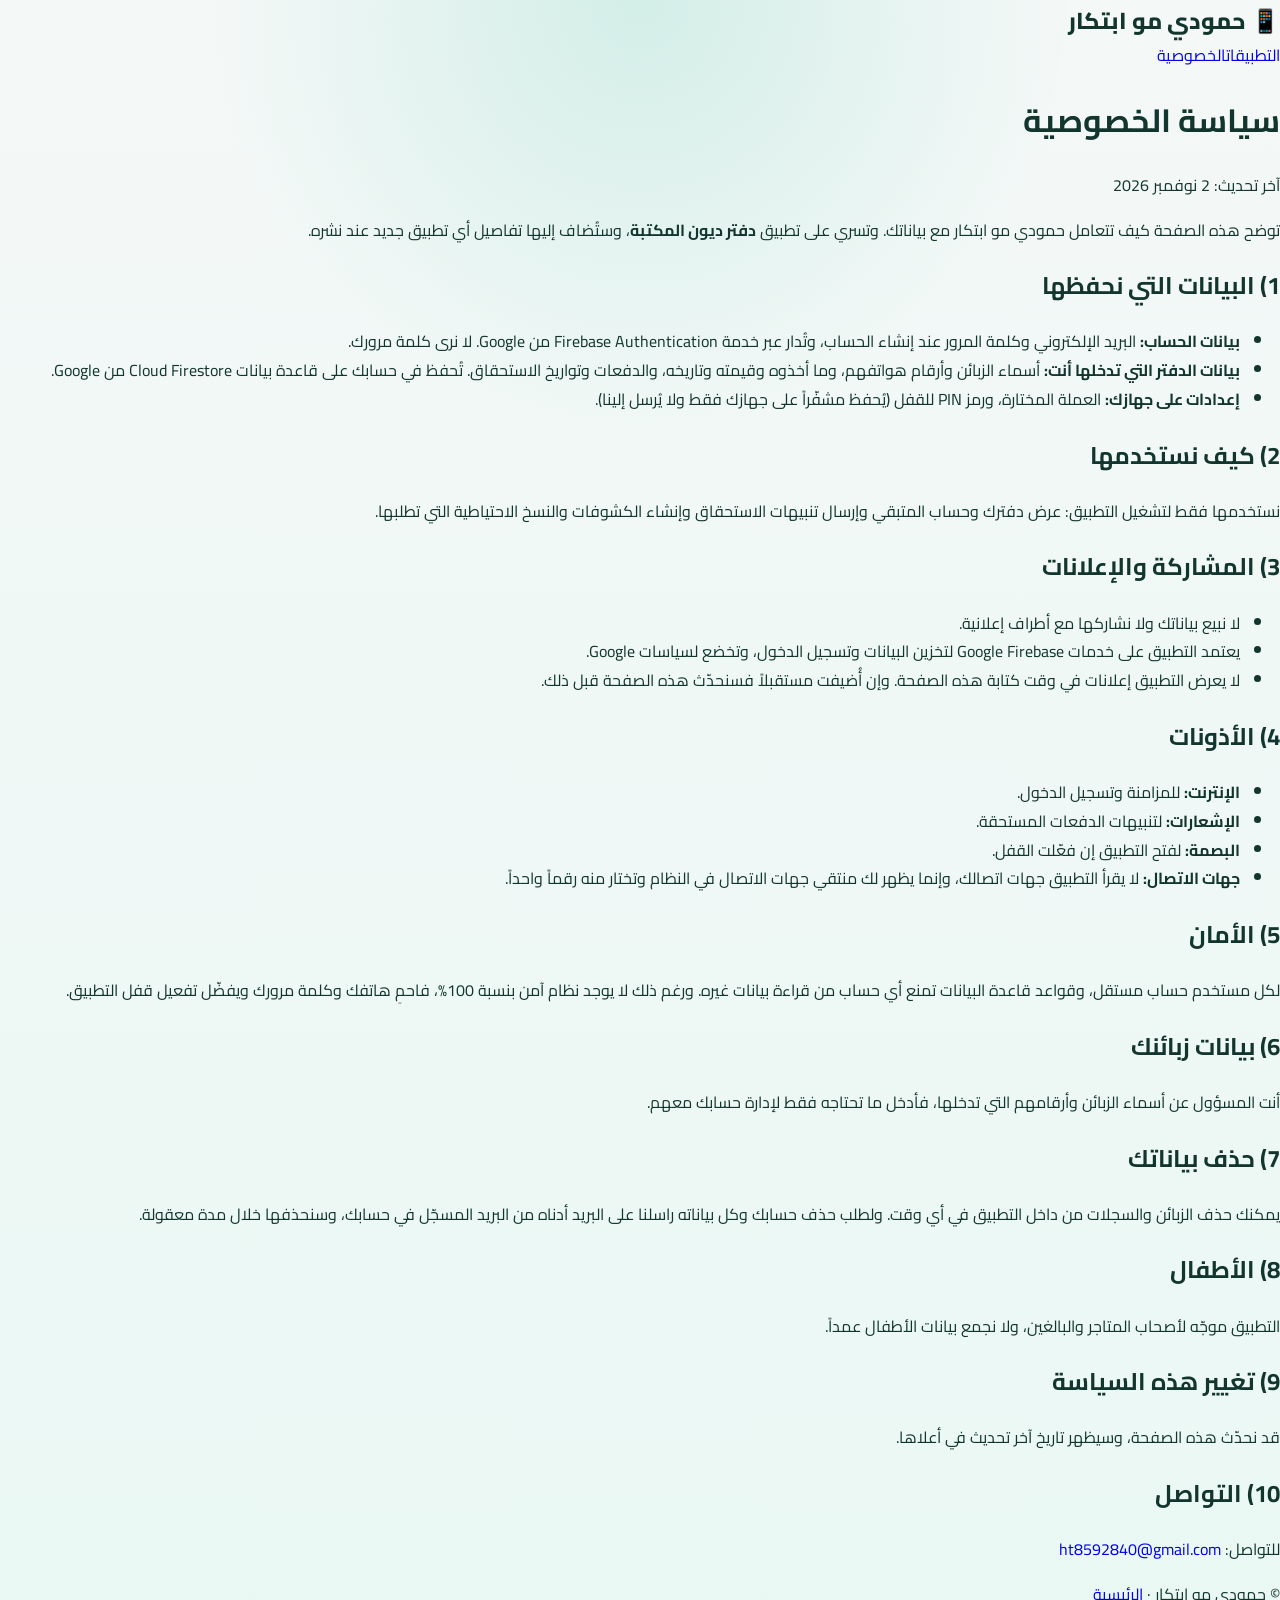
<file: privacy.html>
<!DOCTYPE html>
<html lang="ar" dir="rtl">
<head>
<meta charset="utf-8">
<meta name="viewport" content="width=device-width, initial-scale=1, viewport-fit=cover">
<title>سياسة الخصوصية | حمودي مو ابتكار</title>
<meta name="description" content="سياسة الخصوصية لحمودي مو ابتكار، وتشمل تطبيق دفتر ديون المكتبة: ما البيانات التي نحفظها وكيف نحميها وكيف تطلب حذفها.">
<link rel="canonical" href="https://ht8592840-crypto.github.io/hamoudi-moe-library-debts/privacy.html">
<link rel="icon" href="data:image/svg+xml,%3Csvg xmlns='http://www.w3.org/2000/svg' viewBox='0 0 100 100'%3E%3Ctext y='.9em' font-size='90'%3E🔒%3C/text%3E%3C/svg%3E">
<link rel="preconnect" href="https://fonts.googleapis.com"><link rel="preconnect" href="https://fonts.gstatic.com" crossorigin>
<link href="https://fonts.googleapis.com/css2?family=Cairo:wght@400;700;800&display=swap" rel="stylesheet">
<link rel="stylesheet" href="style.css">
</head>
<body>
<header><div class="w"><a class="brand" href="./">📱 حمودي مو ابتكار</a><nav><a href="./#apps">التطبيقات</a><a href="privacy.html">الخصوصية</a></nav></div></header>
<main class="doc">
<h1>سياسة الخصوصية</h1>
<p>آخر تحديث: 2 نوفمبر 2026</p>
<p>توضح هذه الصفحة كيف تتعامل حمودي مو ابتكار مع بياناتك. وتسري على تطبيق <b>دفتر ديون المكتبة</b>، وستُضاف إليها تفاصيل أي تطبيق جديد عند نشره.</p>

<h2>1) البيانات التي نحفظها</h2>
<ul>
<li><b>بيانات الحساب:</b> البريد الإلكتروني وكلمة المرور عند إنشاء الحساب، وتُدار عبر خدمة Firebase Authentication من Google. لا نرى كلمة مرورك.</li>
<li><b>بيانات الدفتر التي تدخلها أنت:</b> أسماء الزبائن وأرقام هواتفهم، وما أخذوه وقيمته وتاريخه، والدفعات وتواريخ الاستحقاق. تُحفظ في حسابك على قاعدة بيانات Cloud Firestore من Google.</li>
<li><b>إعدادات على جهازك:</b> العملة المختارة، ورمز PIN للقفل (يُحفظ مشفّراً على جهازك فقط ولا يُرسل إلينا).</li>
</ul>

<h2>2) كيف نستخدمها</h2>
<p>نستخدمها فقط لتشغيل التطبيق: عرض دفترك وحساب المتبقي وإرسال تنبيهات الاستحقاق وإنشاء الكشوفات والنسخ الاحتياطية التي تطلبها.</p>

<h2>3) المشاركة والإعلانات</h2>
<ul>
<li>لا نبيع بياناتك ولا نشاركها مع أطراف إعلانية.</li>
<li>يعتمد التطبيق على خدمات Google Firebase لتخزين البيانات وتسجيل الدخول، وتخضع لسياسات Google.</li>
<li>لا يعرض التطبيق إعلانات في وقت كتابة هذه الصفحة. وإن أُضيفت مستقبلاً فسنحدّث هذه الصفحة قبل ذلك.</li>
</ul>

<h2>4) الأذونات</h2>
<ul>
<li><b>الإنترنت:</b> للمزامنة وتسجيل الدخول.</li>
<li><b>الإشعارات:</b> لتنبيهات الدفعات المستحقة.</li>
<li><b>البصمة:</b> لفتح التطبيق إن فعّلت القفل.</li>
<li><b>جهات الاتصال:</b> لا يقرأ التطبيق جهات اتصالك، وإنما يظهر لك منتقي جهات الاتصال في النظام وتختار منه رقماً واحداً.</li>
</ul>

<h2>5) الأمان</h2>
<p>لكل مستخدم حساب مستقل، وقواعد قاعدة البيانات تمنع أي حساب من قراءة بيانات غيره. ورغم ذلك لا يوجد نظام آمن بنسبة 100%، فاحمِ هاتفك وكلمة مرورك ويفضّل تفعيل قفل التطبيق.</p>

<h2>6) بيانات زبائنك</h2>
<p>أنت المسؤول عن أسماء الزبائن وأرقامهم التي تدخلها، فأدخل ما تحتاجه فقط لإدارة حسابك معهم.</p>

<h2>7) حذف بياناتك</h2>
<p>يمكنك حذف الزبائن والسجلات من داخل التطبيق في أي وقت. ولطلب حذف حسابك وكل بياناته راسلنا على البريد أدناه من البريد المسجّل في حسابك، وسنحذفها خلال مدة معقولة.</p>

<h2>8) الأطفال</h2>
<p>التطبيق موجّه لأصحاب المتاجر والبالغين، ولا نجمع بيانات الأطفال عمداً.</p>

<h2>9) تغيير هذه السياسة</h2>
<p>قد نحدّث هذه الصفحة، وسيظهر تاريخ آخر تحديث في أعلاها.</p>

<h2>10) التواصل</h2>
<p>للتواصل: <a href="mailto:ht8592840@gmail.com">ht8592840@gmail.com</a></p>
</main>
<footer><div class="w">© حمودي مو ابتكار · <a href="./">الرئيسية</a></div></footer>
</body>
</html>
</file>
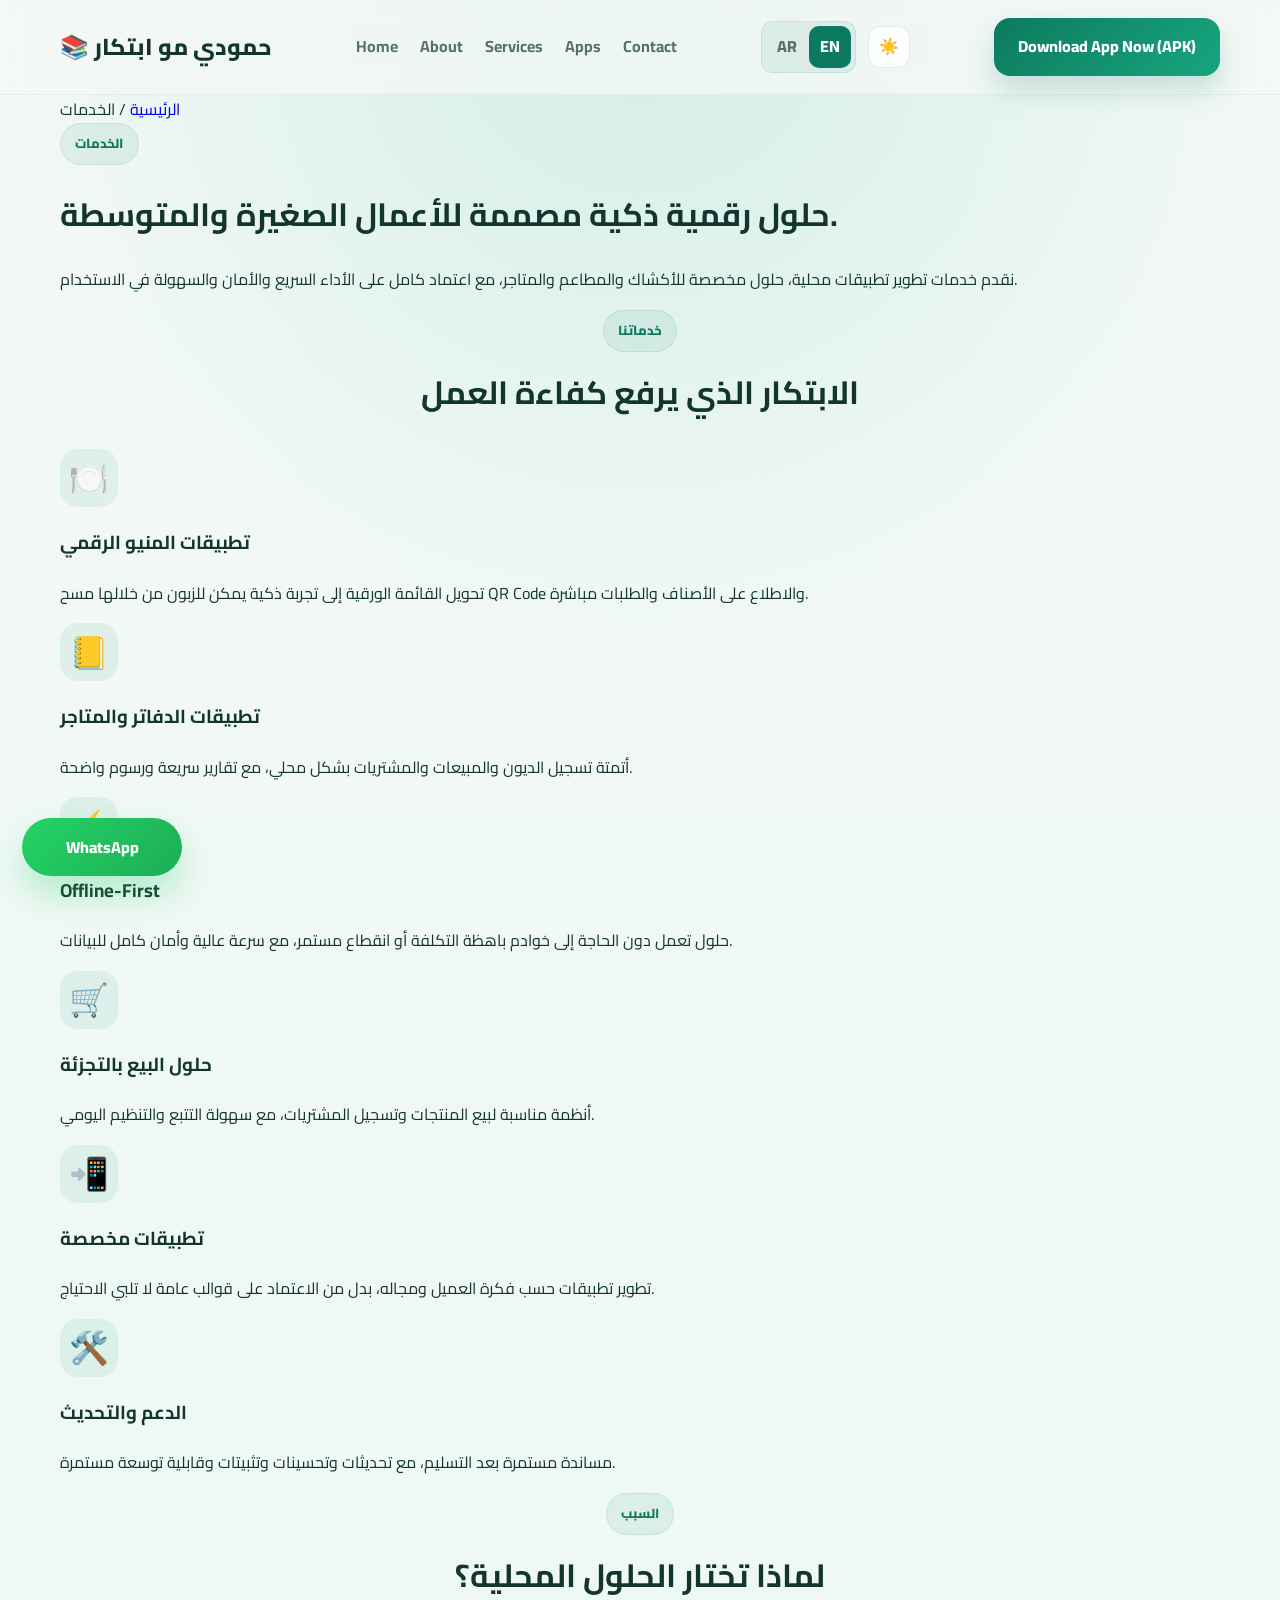
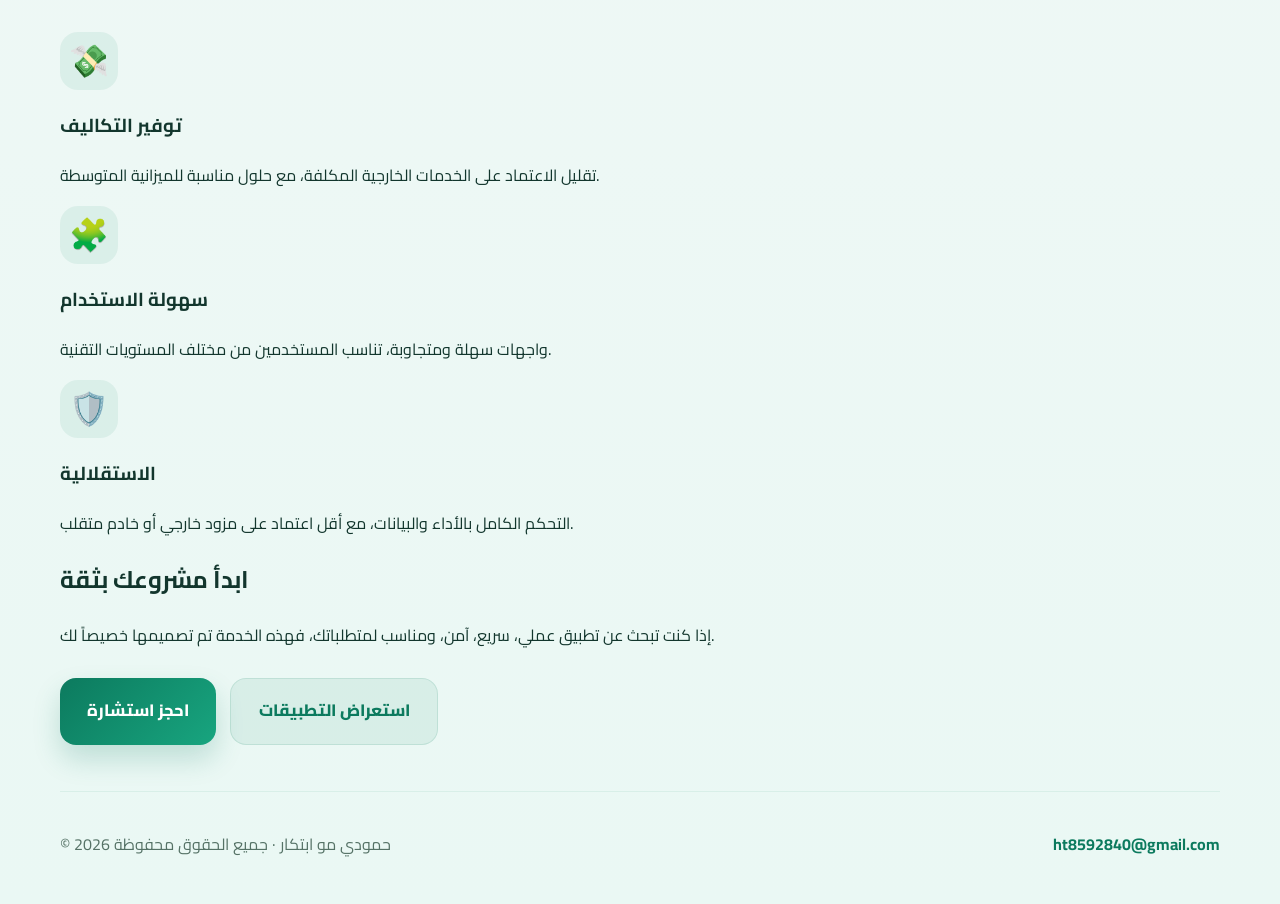
<file: services.html>
<!DOCTYPE html>
<html lang="ar" dir="rtl">
  <head>
    <meta charset="UTF-8" />
    <meta name="viewport" content="width=device-width, initial-scale=1.0" />
    <title>الخدمات | حمودي مو ابتكار</title>
    <meta
      name="description"
      content="خدمات تطوير البرمجيات، تطبيقات المطاعم، المتاجر، والحلول المحلية القوية والآمنة."
    />
    <meta name="theme-color" content="#0c7a5e" />
    <link rel="preconnect" href="https://fonts.googleapis.com" />
    <link rel="preconnect" href="https://fonts.gstatic.com" crossorigin />
    <link href="https://fonts.googleapis.com/css2?family=Cairo:wght@400;500;600;700;800&display=swap" rel="stylesheet" />
    <link rel="stylesheet" href="style.css" />
  </head>
  <body>
    <div class="page-shell">
      <header class="topbar">
        <div class="container nav-wrap">
          <a href="index.html" class="brand" aria-label="حمودي مو ابتكار">📚 حمودي مو ابتكار</a>
          <nav class="nav" aria-label="التنقل الرئيسي">
            <a href="index.html" data-i18n="nav_home">الرئيسية</a>
            <a href="about.html" data-i18n="nav_about">من نحن</a>
            <a href="services.html" data-i18n="nav_services">الخدمات</a>
            <a href="index.html#apps" data-i18n="nav_apps">التطبيقات</a>
            <a href="contact.html" data-i18n="nav_contact">تواصل</a>
          </nav>
          <div class="nav-actions">
            <div class="lang-switcher" aria-label="تبديل اللغة">
              <button class="lang-btn active" type="button" data-lang="ar">AR</button>
              <button class="lang-btn" type="button" data-lang="en">EN</button>
            </div>
            <button class="theme-toggle" type="button" aria-label="تبديل وضع اللون">
              <span class="theme-icon">☀️</span>
            </button>
          </div>
          <a class="button button-primary header-btn" href="https://ht8592840-crypto.github.io/hamoudi-moe-library-debts/app-release.apk" target="_blank" rel="noopener" data-i18n="download_now">تحميل التطبيق الآن (APK)</a>
        </div>
      </header>

      <main class="page-hero">
        <div class="container">
          <div class="page-breadcrumb">
            <a href="index.html">الرئيسية</a>
            <span> / </span>
            <span>الخدمات</span>
          </div>

          <div class="page-banner">
            <span class="pill">الخدمات</span>
            <h1>حلول رقمية ذكية مصممة للأعمال الصغيرة والمتوسطة.</h1>
            <p>نقدم خدمات تطوير تطبيقات محلية، حلول مخصصة للأكشاك والمطاعم والمتاجر، مع اعتماد كامل على الأداء السريع والأمان والسهولة في الاستخدام.</p>
          </div>
        </div>
      </main>

      <section class="content-panel">
        <div class="container">
          <div class="section-heading">
            <span class="section-badge">خدماتنا</span>
            <h2>الابتكار الذي يرفع كفاءة العمل</h2>
          </div>

          <div class="service-grid">
            <article class="service-card">
              <div class="feature-icon">🍽️</div>
              <h3>تطبيقات المنيو الرقمي</h3>
              <p>تحويل القائمة الورقية إلى تجربة ذكية يمكن للزبون من خلالها مسح QR Code والاطلاع على الأصناف والطلبات مباشرة.</p>
            </article>
            <article class="service-card">
              <div class="feature-icon">📒</div>
              <h3>تطبيقات الدفاتر والمتاجر</h3>
              <p>أتمتة تسجيل الديون والمبيعات والمشتريات بشكل محلي، مع تقارير سريعة ورسوم واضحة.</p>
            </article>
            <article class="service-card">
              <div class="feature-icon">⚡</div>
              <h3>Offline-First</h3>
              <p>حلول تعمل دون الحاجة إلى خوادم باهظة التكلفة أو انقطاع مستمر، مع سرعة عالية وأمان كامل للبيانات.</p>
            </article>
            <article class="service-card">
              <div class="feature-icon">🛒</div>
              <h3>حلول البيع بالتجزئة</h3>
              <p>أنظمة مناسبة لبيع المنتجات وتسجيل المشتريات، مع سهولة التتبع والتنظيم اليومي.</p>
            </article>
            <article class="service-card">
              <div class="feature-icon">📲</div>
              <h3>تطبيقات مخصصة</h3>
              <p>تطوير تطبيقات حسب فكرة العميل ومجاله، بدل من الاعتماد على قوالب عامة لا تلبي الاحتياج.</p>
            </article>
            <article class="service-card">
              <div class="feature-icon">🛠️</div>
              <h3>الدعم والتحديث</h3>
              <p>مساندة مستمرة بعد التسليم، مع تحديثات وتحسينات وتثبيتات وقابلية توسعة مستمرة.</p>
            </article>
          </div>
        </div>
      </section>

      <section class="content-panel">
        <div class="container">
          <div class="section-heading">
            <span class="section-badge">السبب</span>
            <h2>لماذا تختار الحلول المحلية؟</h2>
          </div>

          <div class="value-grid">
            <article class="value-card">
              <div class="feature-icon">💸</div>
              <h3>توفير التكاليف</h3>
              <p>تقليل الاعتماد على الخدمات الخارجية المكلفة، مع حلول مناسبة للميزانية المتوسطة.</p>
            </article>
            <article class="value-card">
              <div class="feature-icon">🧩</div>
              <h3>سهولة الاستخدام</h3>
              <p>واجهات سهلة ومتجاوبة، تناسب المستخدمين من مختلف المستويات التقنية.</p>
            </article>
            <article class="value-card">
              <div class="feature-icon">🛡️</div>
              <h3>الاستقلالية</h3>
              <p>التحكم الكامل بالأداء والبيانات، مع أقل اعتماد على مزود خارجي أو خادم متقلب.</p>
            </article>
          </div>
        </div>
      </section>

      <div class="container page-cta">
        <h2>ابدأ مشروعك بثقة</h2>
        <p>إذا كنت تبحث عن تطبيق عملي، سريع، آمن، ومناسب لمتطلباتك، فهذه الخدمة تم تصميمها خصيصاً لك.</p>
        <div class="cta-row">
          <a class="button button-primary large" href="contact.html">احجز استشارة</a>
          <a class="button button-secondary large" href="index.html#apps">استعراض التطبيقات</a>
        </div>
      </div>

      <footer class="site-footer">
        <div class="container footer-wrap">
          <p>© <span id="year"></span> حمودي مو ابتكار · جميع الحقوق محفوظة</p>
          <a href="mailto:ht8592840@gmail.com">ht8592840@gmail.com</a>
        </div>
      </footer>
    </div>

    <a class="whatsapp-float" href="https://wa.me/256749961480?text=%D8%A3%D8%B1%D9%8A%D8%AF%20%D8%A7%D9%84%D8%B3%D8%AA%D8%B4%D8%A7%D8%B1%D8%A9%20%D8%A8%D8%AE%D8%B5%D9%88%D8%B5%20%D8%AD%D9%84%20%D9%85%D8%AD%D9%84%D9%8A%D8%A9%20%D8%A7%D9%84%D9%82%D8%B1%D9%8A%D8%AF%20%D9%84%D8%94%D8%AA%D8%B7%D9%88%D9%8A%20%D9%81%20%D8%A7%D9%84%D8%AE%D8%AF%D9%85%D8%A7%D8%AA%20%D8%A7%D9%84%D9%85%D8%B1%D8%A7%D8%85%D9%8A%20%D9%84%D8%B1%D9%82%D9%8A%D9%8A%D8%A9%20%D9%84%D9%94%D8%B3%20%D8%A7%D9%84%D8%AD%D9%85%D8%A7%D9%84%D9%8A%D8%A9." target="_blank" rel="noopener" aria-label="تواصل عبر واتساب">WhatsApp</a>

    <script src="script.js"></script>
  </body>
</html>
</file>
<file: style.css>
:root {
  --bg: #f4f8f7;
  --bg-strong: #eaf8f4;
  --card: rgba(255, 255, 255, 0.7);
  --card-strong: #ffffff;
  --text: #12362d;
  --muted: #557266;
  --primary: #0c7a5e;
  --primary-dark: #085b49;
  --accent: #9be7cf;
  --success: #19b872;
  --surface: #e7f5f0;
  --border: rgba(12, 122, 94, 0.12);
  --shadow: 0 28px 60px rgba(11, 52, 45, 0.12);
  --shadow-soft: 0 12px 35px rgba(14, 86, 71, 0.08);
  --radius-xl: 32px;
  --radius-lg: 22px;
  --radius-md: 18px;
}

body.dark {
  --bg: #081a16;
  --bg-strong: #0d2924;
  --card: rgba(15, 26, 23, 0.82);
  --card-strong: #10251f;
  --text: #edf9f5;
  --muted: #b5d3ca;
  --primary: #49d0a4;
  --primary-dark: #8fe8c1;
  --accent: rgba(73, 208, 164, 0.18);
  --success: #3de0a6;
  --surface: rgba(17, 34, 31, 0.9);
  --border: rgba(154, 225, 203, 0.15);
  --shadow: 0 28px 60px rgba(0, 0, 0, 0.35);
}

* {
  box-sizing: border-box;
}

html {
  scroll-behavior: smooth;
}

body {
  margin: 0;
  font-family: 'Cairo', sans-serif;
  background: radial-gradient(circle at top, rgba(63, 192, 161, 0.18), transparent 25%), linear-gradient(180deg, var(--bg) 0%, var(--bg-strong) 100%);
  color: var(--text);
  line-height: 1.8;
}

img {
  max-width: 100%;
}

a {
  text-decoration: none;
}

button,
input,
select {
  font: inherit;
}

.page-shell {
  min-height: 100vh;
}

.container {
  width: min(1160px, calc(100% - 32px));
  margin: 0 auto;
}

.topbar {
  position: sticky;
  top: 0;
  z-index: 50;
  backdrop-filter: blur(12px);
  background: rgba(244, 248, 247, 0.78);
  border-bottom: 1px solid rgba(12, 122, 94, 0.08);
}

body.dark .topbar {
  background: rgba(8, 26, 22, 0.82);
  border-bottom-color: rgba(154, 225, 203, 0.08);
}

.nav-wrap {
  display: flex;
  align-items: center;
  justify-content: space-between;
  gap: 18px;
  padding: 18px 0;
}

.brand {
  color: var(--text);
  font-weight: 800;
  font-size: clamp(1.15rem, 1.8vw, 1.45rem);
}

.nav {
  display: flex;
  align-items: center;
  gap: 22px;
}

.nav a {
  color: var(--muted);
  font-weight: 700;
}

.nav a:hover {
  color: var(--primary);
}

.theme-toggle {
  border: 1px solid var(--border);
  background: var(--card);
  color: var(--text);
  width: 42px;
  height: 42px;
  border-radius: 12px;
  cursor: pointer;
}

.nav-actions {
  display: flex;
  align-items: center;
  gap: 12px;
}

.lang-switcher {
  display: flex;
  background: rgba(12, 122, 94, 0.08);
  border: 1px solid rgba(12, 122, 94, 0.1);
  border-radius: 12px;
  padding: 4px;
}

.lang-btn {
  border: 0;
  background: transparent;
  color: var(--muted);
  border-radius: 10px;
  padding: 0.4rem 0.7rem;
  cursor: pointer;
  font-weight: 800;
}

.lang-btn.active {
  background: var(--primary);
  color: #fff;
}

.button {
  display: inline-flex;
  align-items: center;
  justify-content: center;
  border-radius: 16px;
  padding: 0.9rem 1.5rem;
  font-weight: 800;
  transition: transform 0.2s ease, box-shadow 0.2s ease;
  border: 0;
}

.button:hover {
  transform: translateY(-1px);
}

.button-primary {
  background: linear-gradient(135deg, var(--primary) 0%, #18a57f 100%);
  color: #fff;
  box-shadow: 0 14px 28px rgba(12, 122, 94, 0.2);
}

.button-secondary {
  background: rgba(12, 122, 94, 0.08);
  color: var(--primary);
  border: 1px solid rgba(12, 122, 94, 0.12);
}

.button.small {
  padding: 0.8rem 1.2rem;
  font-size: 0.96rem;
}

.button.large {
  padding: 1.1rem 1.7rem;
  font-size: 1.03rem;
}

.hero {
  padding: 72px 0 32px;
}

.hero-grid {
  display: grid;
  grid-template-columns: 1.08fr 0.92fr;
  align-items: center;
  gap: 40px;
}

.pill,
.section-badge {
  display: inline-flex;
  align-items: center;
  justify-content: center;
  background: rgba(12, 122, 94, 0.08);
  color: var(--primary);
  border: 1px solid rgba(12, 122, 94, 0.1);
  border-radius: 999px;
  padding: 0.5rem 0.9rem;
  font-size: 0.82rem;
  font-weight: 800;
}

.hero-copy h1 {
  margin: 18px 0 16px;
  font-size: clamp(2.2rem, 4vw, 4.4rem);
  line-height: 1.25;
  letter-spacing: -0.04em;
}

.hero-copy p {
  margin: 0;
  max-width: 620px;
  color: var(--muted);
  font-size: 1.08rem;
}

.cta-row {
  display: flex;
  flex-wrap: wrap;
  gap: 14px;
  margin-top: 28px;
}

.hero-stats {
  display: flex;
  flex-wrap: wrap;
  gap: 18px;
  margin-top: 26px;
}

.hero-stats div {
  min-width: 120px;
  padding: 12px 14px;
  background: rgba(255, 255, 255, 0.28);
  border: 1px solid var(--border);
  border-radius: 16px;
}

.hero-stats strong {
  display: block;
  font-size: 1.25rem;
  color: var(--text);
}

.hero-stats span {
  color: var(--muted);
  font-size: 0.8rem;
}

.hero-visual {
  display: flex;
  justify-content: center;
}

.device-card {
  width: min(100%, 430px);
  padding: 20px 18px 18px;
  border-radius: 36px;
  background: linear-gradient(180deg, #0f5f4c 0%, #0b433a 100%);
  box-shadow: var(--shadow);
}

.device-header {
  color: rgba(255, 255, 255, 0.9);
  display: flex;
  justify-content: space-between;
  align-items: center;
  font-weight: 700;
  margin-bottom: 16px;
}

.mini-app {
  background: rgba(255, 255, 255, 0.96);
  border-radius: 24px;
  padding: 18px 16px;
}

.mini-head {
  display: flex;
  justify-content: space-between;
  gap: 12px;
  align-items: center;
  color: var(--muted);
  font-size: 0.82rem;
  margin-bottom: 18px;
}

.mini-head strong {
  color: var(--text);
  font-size: 1.2rem;
}

.mini-app ul {
  list-style: none;
  margin: 0;
  padding: 0;
  display: grid;
  gap: 12px;
}

.mini-app li {
  display: flex;
  align-items: center;
  justify-content: space-between;
  padding: 12px 10px;
  border-radius: 14px;
  background: #f4f8f7;
  color: var(--text);
  font-weight: 700;
}

.mini-app .warn {
  color: #d96a42;
}

.mini-app .ok {
  color: #1ca467;
}

.mini-metrics {
  display: grid;
  grid-template-columns: repeat(2, minmax(0, 1fr));
  gap: 12px;
  margin-top: 16px;
}

.mini-metrics div {
  background: rgba(255, 255, 255, 0.14);
  border: 1px solid rgba(255, 255, 255, 0.08);
  color: rgba(255, 255, 255, 0.9);
  border-radius: 18px;
  padding: 14px 12px;
  text-align: center;
}

.mini-metrics strong {
  display: block;
  font-size: 1.3rem;
}

.mini-metrics small {
  font-size: 0.76rem;
  color: rgba(255, 255, 255, 0.72);
}

.trust-strip {
  padding: 16px 0 0;
}

.trust-row {
  display: grid;
  grid-template-columns: repeat(3, minmax(0, 1fr));
  gap: 18px;
}

.trust-item {
  display: flex;
  align-items: center;
  justify-content: center;
  gap: 12px;
  background: var(--card);
  border: 1px solid var(--border);
  border-radius: 20px;
  padding: 18px 16px;
  box-shadow: var(--shadow-soft);
}

.trust-item span {
  width: 32px;
  height: 32px;
  display: inline-flex;
  align-items: center;
  justify-content: center;
  border-radius: 50%;
  background: rgba(25, 184, 114, 0.12);
  color: var(--success);
  font-weight: 800;
}

.trust-item p {
  margin: 0;
  font-weight: 700;
  color: var(--text);
}

.apps-section,
.updates-section,
.features-section,
.install-section,
.faq-section {
  padding-top: 80px;
}

.section-heading {
  margin-bottom: 28px;
  text-align: center;
}

.text-start {
  text-align: start;
}

.section-heading h2 {
  margin: 12px 0 0;
  font-size: clamp(1.9rem, 2.5vw, 2.8rem);
}

.app-grid {
  display: grid;
  grid-template-columns: repeat(3, minmax(0, 1fr));
  gap: 22px;
}

.app-card {
  position: relative;
  overflow: hidden;
  background: var(--card);
  border: 1px solid var(--border);
  border-radius: var(--radius-lg);
  box-shadow: var(--shadow-soft);
  padding: 22px 20px 18px;
}

.app-card::before {
  content: "";
  position: absolute;
  inset: 0 0 auto 0;
  height: 6px;
  background: linear-gradient(135deg, var(--primary) 0%, #18a57f 100%);
}

.app-icon {
  width: 62px;
  height: 62px;
  display: inline-flex;
  justify-content: center;
  align-items: center;
  background: rgba(12, 122, 94, 0.08);
  border-radius: 18px;
  font-size: 2rem;
  margin-bottom: 18px;
}

.app-header {
  display: flex;
  align-items: center;
  justify-content: space-between;
  gap: 8px;
  margin-bottom: 10px;
}

.version-pill {
  background: rgba(25, 184, 114, 0.1);
  color: var(--primary);
  padding: 0.35rem 0.7rem;
  border-radius: 999px;
  font-size: 0.76rem;
  font-weight: 800;
}

.app-card h3 {
  margin: 0 0 10px;
  font-size: 1.4rem;
}

.app-card p {
  margin: 0 0 18px;
  color: var(--muted);
}

.card-footer {
  display: flex;
  align-items: center;
  justify-content: space-between;
  gap: 6px;
  margin-top: 8px;
}

.status-badge {
  color: var(--primary);
  background: rgba(12, 122, 94, 0.08);
  border: 1px solid rgba(12, 122, 94, 0.1);
  border-radius: 10px;
  padding: 0.5rem 0.7rem;
  font-size: 0.76rem;
  font-weight: 800;
}

.update-panel {
  display: grid;
  grid-template-columns: 0.9fr 1.1fr;
  gap: 20px;
  padding: 28px;
  background: var(--card);
  border: 1px solid var(--border);
  border-radius: var(--radius-xl);
  box-shadow: var(--shadow-soft);
}

.update-copy h2 {
  margin: 12px 0 0;
  font-size: clamp(1.9rem, 2.5vw, 2.8rem);
}

.update-card {
  background: linear-gradient(135deg, rgba(12, 122, 94, 0.06), rgba(73, 208, 164, 0.08));
  border: 1px solid rgba(12, 122, 94, 0.08);
  border-radius: 22px;
  padding: 22px;
}

.version-top {
  display: flex;
  align-items: center;
  justify-content: space-between;
  gap: 12px;
  margin-bottom: 10px;
  color: var(--muted);
  font-weight: 700;
}

.version-top strong {
  font-size: 1.4rem;
  color: var(--primary);
}

.update-card p {
  margin: 0;
  color: var(--muted);
}

.update-actions {
  display: flex;
  align-items: center;
  justify-content: space-between;
  flex-wrap: wrap;
  gap: 12px;
  margin-top: 18px;
}

.status {
  display: inline-flex;
  align-items: center;
  justify-content: center;
  min-height: 42px;
  margin-top: 18px;
  padding: 0.7rem 0.9rem;
  border-radius: 12px;
  font-size: 0.9rem;
  font-weight: 800;
}

.status-default {
  background: rgba(12, 122, 94, 0.08);
  color: var(--primary);
}

.status-success {
  background: rgba(25, 184, 114, 0.12);
  color: #0d8e4f;
}

.feature-grid {
  display: grid;
  grid-template-columns: repeat(4, minmax(0, 1fr));
  gap: 20px;
}

.feature-card {
  background: var(--card);
  border: 1px solid var(--border);
  border-radius: 22px;
  padding: 24px 18px;
  box-shadow: var(--shadow-soft);
}

.feature-icon {
  width: 58px;
  height: 58px;
  display: inline-flex;
  align-items: center;
  justify-content: center;
  background: rgba(12, 122, 94, 0.08);
  border-radius: 18px;
  font-size: 2rem;
}

.feature-card h3 {
  margin: 16px 0 8px;
  font-size: 1.25rem;
}

.feature-card p {
  margin: 0;
  color: var(--muted);
}

.install-box,
.faq-box {
  background: var(--card);
  border: 1px solid var(--border);
  border-radius: var(--radius-xl);
  box-shadow: var(--shadow-soft);
  padding: 28px;
}

.steps {
  list-style: none;
  margin: 0;
  padding: 0;
  display: grid;
  gap: 18px;
}

.steps li {
  display: grid;
  grid-template-columns: 60px 1fr;
  gap: 18px;
  align-items: start;
  padding: 18px 16px;
  background: rgba(12, 122, 94, 0.03);
  border: 1px solid rgba(12, 122, 94, 0.08);
  border-radius: 18px;
}

.steps li span {
  width: 52px;
  height: 52px;
  display: inline-flex;
  align-items: center;
  justify-content: center;
  border-radius: 50%;
  background: linear-gradient(135deg, var(--primary) 0%, #18a57f 100%);
  color: #fff;
  font-weight: 800;
}

.steps h3 {
  margin: 0 0 6px;
  font-size: 1.12rem;
}

.steps p,
.faq-list p {
  margin: 0;
  color: var(--muted);
}

.faq-list {
  display: grid;
  gap: 16px;
}

.faq-list details {
  background: rgba(12, 122, 94, 0.03);
  border: 1px solid rgba(12, 122, 94, 0.08);
  border-radius: 18px;
  padding: 16px 18px;
}

.faq-list summary {
  cursor: pointer;
  font-weight: 800;
  list-style: none;
}

.faq-list summary::-webkit-details-marker {
  display: none;
}

.faq-list p {
  margin-top: 10px;
}

.site-footer {
  padding: 46px 0 30px;
}

.footer-wrap {
  display: flex;
  justify-content: space-between;
  align-items: center;
  flex-wrap: wrap;
  gap: 12px;
  border-top: 1px solid rgba(12, 122, 94, 0.08);
  padding-top: 22px;
  color: var(--muted);
}

.footer-wrap a {
  color: var(--primary);
  font-weight: 700;
}

.whatsapp-float {
  position: fixed;
  left: 22px;
  bottom: 24px;
  z-index: 70;
  display: inline-flex;
  align-items: center;
  justify-content: center;
  min-width: 160px;
  padding: 0.9rem 1.2rem;
  border-radius: 999px;
  background: linear-gradient(135deg, #25d366 0%, #1cad56 100%);
  color: #fff;
  font-weight: 800;
  box-shadow: 0 18px 36px rgba(37, 211, 102, 0.3);
}

@media (max-width: 980px) {
  .hero-grid,
  .update-panel,
  .feature-grid,
  .app-grid {
    grid-template-columns: 1fr 1fr;
  }

  .hero-grid,
  .update-panel {
    grid-template-columns: 1fr;
  }

  .hero-copy {
    text-align: center;
  }

  .hero-copy p {
    margin-inline: auto;
  }

  .cta-row,
  .hero-stats {
    justify-content: center;
  }

  .app-grid {
    grid-template-columns: repeat(2, minmax(0, 1fr));
  }
}

@media (max-width: 720px) {
  .nav-wrap {
    flex-wrap: wrap;
    justify-content: center;
  }

  .nav {
    width: 100%;
    justify-content: center;
    flex-wrap: wrap;
    gap: 12px 18px;
  }

  .header-btn,
  .button.large {
    width: 100%;
  }

  .trust-row,
  .feature-grid,
  .app-grid {
    grid-template-columns: 1fr;
  }

  .button {
    width: 100%;
  }

  .cta-row,
  .update-actions {
    flex-direction: column;
  }

  .status {
    width: 100%;
  }

  .steps li {
    grid-template-columns: 1fr;
  }

.page-hero {
  padding: 72px 0 32px;
}

.page-breadcrumb {
  display: flex;
  justify-content: center;
  gap: 10px;
  flex-wrap: wrap;
  margin-bottom: 24px;
  color: var(--muted);
  font-weight: 700;
}

.page-breadcrumb a {
  color: var(--primary);
}

.page-banner {
  text-align: center;
  padding: 34px 24px 18px;
  background: linear-gradient(180deg, rgba(12, 122, 94, 0.05), rgba(12, 122, 94, 0.02));
  border: 1px solid var(--border);
  border-radius: var(--radius-xl);
  box-shadow: var(--shadow-soft);
}

.page-banner h1 {
  margin: 18px 0 12px;
  font-size: clamp(2.1rem, 4vw, 4rem);
}

.page-banner p {
  margin: 0 auto;
  max-width: 760px;
  color: var(--muted);
  font-size: 1.08rem;
}

.content-panel {
  padding-top: 32px;
}

.content-panel .section-heading {
  margin-bottom: 24px;
}

.info-grid,
.value-grid,
.service-grid,
.contact-grid,
.metric-grid {
  display: grid;
  gap: 22px;
}

.info-grid {
  grid-template-columns: repeat(3, minmax(0, 1fr));
}

.value-grid {
  grid-template-columns: repeat(3, minmax(0, 1fr));
}

.metric-grid {
  grid-template-columns: repeat(4, minmax(0, 1fr));
}

.service-grid {
  grid-template-columns: repeat(3, minmax(0, 1fr));
}

.contact-grid {
  grid-template-columns: repeat(2, minmax(0, 1fr));
}

.info-card,
.value-card,
.service-card,
.contact-card,
.metric-card {
  background: var(--card);
  border: 1px solid var(--border);
  border-radius: 22px;
  padding: 24px 20px;
  box-shadow: var(--shadow-soft);
}

.info-card .feature-icon,
.value-card .feature-icon,
.service-card .feature-icon,
.metric-card .feature-icon {
  margin-bottom: 18px;
}

.info-card h3,
.value-card h3,
.service-card h3,
.contact-card h3,
.metric-card h3 {
  margin: 0 0 10px;
  font-size: 1.3rem;
}

.info-card p,
.value-card p,
.service-card p,
.contact-card p,
.metric-card p,
.contact-list li,
.contact-list a {
  color: var(--muted);
}

.value-card ul,
.contact-list {
  list-style: none;
  margin: 18px 0 0;
  padding: 0;
  display: grid;
  gap: 12px;
}

.contact-list li {
  display: flex;
  align-items: center;
  gap: 12px;
  font-weight: 700;
}

.contact-list a {
  text-decoration: none;
}

.contact-form {
  display: grid;
  gap: 16px;
}

.field {
  display: grid;
  gap: 8px;
}

.field label {
  font-weight: 700;
  color: var(--text);
}

.field input,
.field textarea {
  width: 100%;
  border: 1px solid var(--border);
  background: rgba(255, 255, 255, 0.22);
  border-radius: 16px;
  padding: 0.9rem 1rem;
  color: var(--text);
  resize: vertical;
}

.page-cta {
  margin-top: 36px;
  padding: 28px;
  background: linear-gradient(135deg, rgba(12, 122, 94, 0.08), rgba(73, 208, 164, 0.08));
  border: 1px solid var(--border);
  border-radius: var(--radius-xl);
  text-align: center;
}

.page-cta h2 {
  margin: 0 0 12px;
  font-size: clamp(1.8rem, 3vw, 2.8rem);
}

.page-cta p {
  margin: 0 auto 20px;
  max-width: 720px;
  color: var(--muted);
}

.page-cta .cta-row {
  justify-content: center;
}

@media (max-width: 980px) {
  .info-grid,
  .value-grid,
  .service-grid,
  .metric-grid,
  .contact-grid {
    grid-template-columns: 1fr 1fr;
  }
}

@media (max-width: 720px) {
  .info-grid,
  .value-grid,
  .service-grid,
  .metric-grid,
  .contact-grid {
    grid-template-columns: 1fr;
  }
}

@media (max-width: 720px) {
  .page-banner {
    padding: 26px 18px 14px;
  }

  .page-cta {
    padding: 22px 16px;
  }
}
</file>
